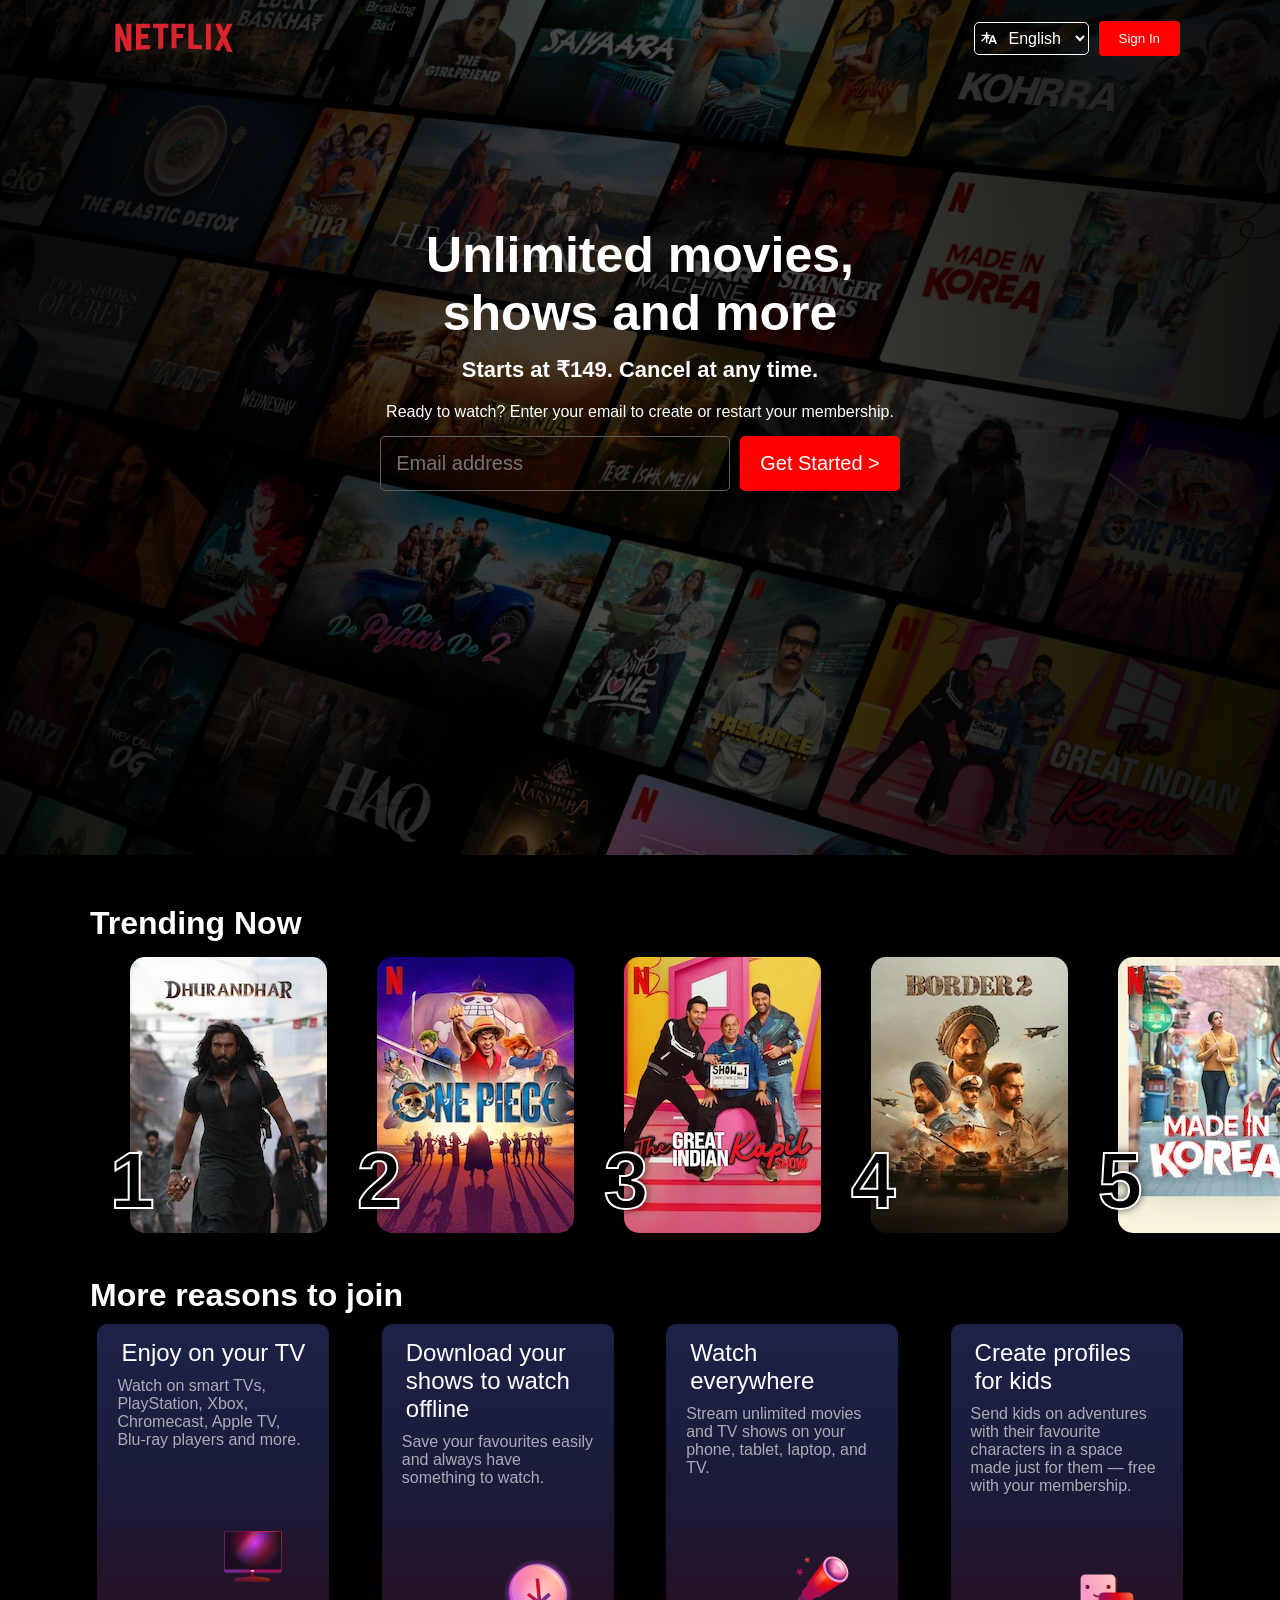
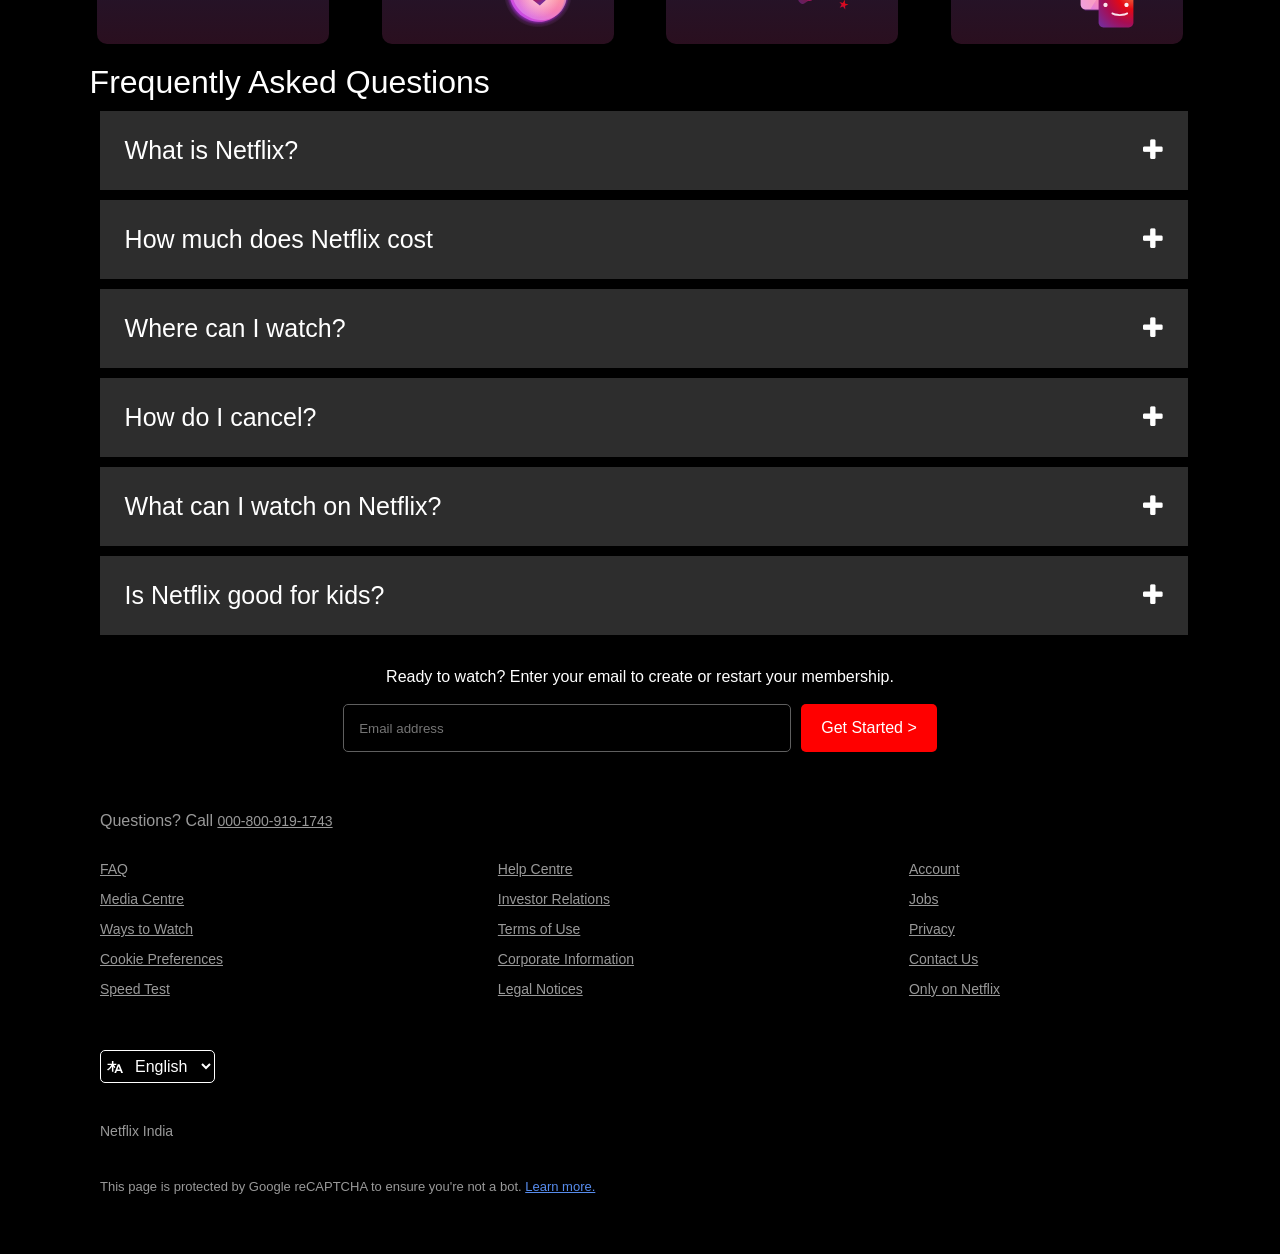
<file: Desktop/Learn/index.html>
<!DOCTYPE html>
<html lang="en">

<head>
    <meta charset="UTF-8">
    <meta name="viewport" content="width=device-width, initial-scale=1.0">
    <link rel="stylesheet" href="https://cdnjs.cloudflare.com/ajax/libs/font-awesome/4.7.0/css/font-awesome.min.css">
    <title>Netflix Clone</title>
    <link rel="icon" type="image/png" href="./Image/netflix.png">

    <style>
        * {
            margin: 0;
            padding: 0;
            box-sizing: border-box;
            font-family: Arial, sans-serif;
        }

        body {
            background: black;
        }

        .main {
            height: 95vh;
            background: url('./Image/bg\ image.jpg') no-repeat center center/cover;
        }

        .container {
            height: 100%;
            background: linear-gradient(90deg,
                    rgba(0, 0, 0, 0.9) 0%,
                    rgba(0, 0, 0, 0.6) 50%,
                    rgba(0, 0, 0, 0.9) 100%);
        }

        .header {
            display: flex;
            justify-content: space-between;
            align-items: center;
            padding: 10px 100px;
        }

        .header img {
            width: 9.25rem;
            height: 3.5rem;
            display: block;
        }

        .heading {
            display: flex;
            align-items: center;
            position: relative;
        }

        svg {
            color: white;
            position: absolute;
            margin-left: 7px;
        }

        .heading select {
            font-size: 1rem;
            padding: 6px 10px 6px 30px;
            margin-right: 10px;
            color: white;
            background: transparent;
            border: 1px solid white;
            outline: none;
            border-radius: 5px;
        }

        .signin {
            background: red;
            color: white;
            border: none;
            padding: 10px 20px;
            border-radius: 4px;
            cursor: pointer;
        }

        .content {
            text-align: center;
            color: white;
            margin-top: 150px;
            padding: 0 20px;
        }

        .content h1 {
            font-size: 50px;
            font-weight: bold;
        }

        .content h3 {
            padding-top: 15px;
            font-size: 22px;
        }

        .content p {
            padding-top: 20px;
        }

        .email-box {
            margin-top: 15px;
            display: flex;
            justify-content: center;
            gap: 10px;
        }

        .email-box input {
            padding: 15px;
            width: 350px;
            border: none;
            outline: none;
            background-color: transparent;
            border: 1px solid rgb(95, 95, 95);
            border-radius: 5px;
            color: white;
            font-size: 20px;
        }

        .email-box button {
            background: red;
            color: white;
            border: none;
            padding: 15px 20px;
            font-size: 20px;
            cursor: pointer;
            border-radius: 5px;
        }

        .trending {
            overflow: hidden;
            background: black;
        }

        .trending h2 {
            font-size: 2rem;
            font-weight: 700;
            color: white;
            padding: 50px 0 5px 90px;
        }

        .images {
            position: relative;
            width: 80%;
        }

        .images img {
            border-radius: 15px;
            scroll-snap-align: start;
        }

        .movie-image {
            display: flex;
            justify-content: space-around;
            align-items: center;
            gap: 50px;
            overflow-x: auto;
            scroll-behavior: smooth;
            padding: 10px 0px 10px 130px;
        }

        .movie-image::-webkit-scrollbar {
            display: none;
        }

        span {
            position: absolute;
            bottom: 10px;
            left: -20px;
            font-size: 80px;
            font-weight: 800;
            -webkit-text-stroke: 2px white;
            text-shadow: 0 0 10px rgba(0, 0, 0, 0.8);
        }

        .reason {
            background: black;
        }

        .reason h2 {
            font-size: 2rem;
            font-weight: 700;
            color: white;
            padding: 30px 0 10px 90px;
        }

        .box {
            display: flex;
            justify-content: space-evenly;
            align-items: center;
            gap: 15px;
            padding: 0px 60px;
        }

        .card {
            background: linear-gradient(180deg, #1E2248 0%, #1A1B3A 50%, #2A0F1F 100%);
            border-radius: 10px;
            width: 20%;
            height: 320px;
            padding: 5px 20px;
        }

        .card h3 {
            display: flex;
            justify-content: center;
            align-items: center;
            color: white;
            font-size: 1.5rem;
            font-weight: 500;
            padding: 10px 4px;
        }

        .card p {
            color: rgb(171, 171, 182);
        }

        .card svg {
            margin: 70px 0px 0px 100px;
        }

        .question {
            background: black;
            padding: 20px;
            padding-left: 7%;
        }

        .question h2 {
            color: white;
            font-size: 2rem;
            font-weight: 70;
        }

        .btn {
            color: white;
            background: rgb(45, 45, 45);
            border: none;
            outline: none;
            display: flex;
            justify-content: space-between;
            align-items: center;
            width: 93%;
            margin: 10px;
            padding: 25px;
            font-size: 25px;
            font-weight: 200;
            cursor: pointer;
        }

        .btn:hover {
            background-color: rgb(65, 65, 65);
        }

        .search {
            background: black;
        }

        .search h3 {
            color: white;
            font-size: 1rem;
            font-weight: 400;
            line-height: 1.5;
            display: flex;
            justify-content: center;
            align-items: center;
        }

        .search-box {
            margin-top: 15px;
            display: flex;
            justify-content: center;
            gap: 10px;
        }

        .search-box input {
            padding: 15px;
            width: 35%;
            border: none;
            outline: none;
            background-color: transparent;
            border: 1px solid rgb(95, 95, 95);
            border-radius: 5px;
        }

        .search-box button {
            background: red;
            color: white;
            border: none;
            padding: 15px 20px;
            font-size: 16px;
            cursor: pointer;
            border-radius: 5px;
        }



        .footer {
            color: #999;
            padding: 60px 100px;
        }

        .footer a {
            color: #999;
            font-size: 14px;
        }


        .contact {
            margin-bottom: 30px;
        }

        .footer-links {
            display: flex;
            justify-content: space-between;
            width: 900px;
            flex-wrap: wrap;
            padding-bottom: 40px;
        }

        .footer-links ul {
            list-style: none;
            padding: 0;
        }

        .footer-links li {
            padding-bottom: 12px;
        }

        .region {
            padding-top: 40px;
            font-size: 14px;
        }

        .last {
            padding-top: 40px;
            font-size: 13px;
        }

        .last label {
            color: rgb(87, 140, 237);
            text-decoration: underline;

        }

        .none {
            display: none;
            font-size: 13px;
            padding-top: 20px;
        }

        #toggle:checked~.none {
            display: block;
        }
    </style>
</head>

<body>

    <div class="main">
        <div class="container">
            <div class="header">
                <img src="./Image/Netflix_Logo_PMS.png" alt="Netflix Logo">

                <div class="heading">
                    <svg viewBox="0 0 16 16" width="16" height="16" data-icon="LanguagesSmall"
                        data-icon-id=":R135daqjalalalb96:" aria-hidden="true" xmlns="http://www.w3.org/2000/svg"
                        fill="none" role="img">
                        <path fill="currentColor" fill-rule="evenodd"
                            d="M10.77 5.33 10.5 6 9.34 8.94l-.57 1.44L7.33 14h1.78l.73-1.97h3.58l.74 1.97H16l-3.43-8.67zm-.15 4.6-.24.63h2.51l-1.26-3.35zm-1.1-5.09.1-.19h-3.2V2h-1.5v2.65H.55V6h3.77A11 11 0 0 1 0 10.43c.33.28.81.8 1.05 1.16 1.5-.91 2.85-2.36 3.88-4.02v5.1h1.49V7.52q.6.95 1.33 1.8l.57-1.43a12 12 0 0 1-1.34-1.9h2.09z"
                            clip-rule="evenodd"></path>
                    </svg>
                    <select>
                        <option>English</option>
                        <option>हिंदी</option>
                    </select>
                    <button class="signin">Sign In</button>
                </div>
            </div>

            <div class="content">
                <h1>Unlimited movies, <br> shows and more</h1>
                <h3>Starts at ₹149. Cancel at any time.</h3>
                <p>Ready to watch? Enter your email to create or restart your membership.</p>

                <div class="email-box">
                    <input type="text" placeholder="Email address">
                    <button>Get Started ></button>
                </div>
            </div>
        </div>
    </div>

    <div class="trending">
        <h2>Trending Now</h2>
        <div class="movie-image">
            <div class="images">
                <img src="./Movie image/1.webp" alt="">
                <span>1</span>
            </div>

            <div class="images">
                <img src="./Movie image/2.webp" alt="">
                <span>2</span>
            </div>

            <div class="images">
                <img src="./Movie image/3.webp" alt="">
                <span>3</span>
            </div>

            <div class="images">
                <img src="./Movie image/4.webp" alt="">
                <span>4</span>
            </div>

            <div class="images">
                <img src="./Movie image/5.webp" alt="">
                <span>5</span>
            </div>

            <div class="images">
                <img src="./Movie image/6.webp" alt="">
                <span>6</span>
            </div>

            <div class="images">
                <img src="./Movie image/7.webp" alt="">
                <span>7</span>
            </div>

            <div class="images">
                <img src="./Movie image/8.webp" alt="">
                <span>8</span>
            </div>

            <div class="images">
                <img src="./Movie image/9.webp" alt="">
                <span>9</span>
            </div>

            <div class="images">
                <img src="./Movie image/10.webp" alt="">
                <span>10</span>
            </div>
        </div>
    </div>

    <div class="reason">
        <h2>More reasons to join</h2>
        <div class="box">
            <div class="card">
                <h3>Enjoy on your TV</h3>
                <p>Watch on smart TVs, PlayStation, Xbox, Chromecast, Apple TV, Blu-ray players and more.</p>
                <svg width="72" height="72" viewBox="0 0 72 72" fill="none">
                    <g id="television-core-small">
                        <path id="Vector" fill-rule="evenodd" clip-rule="evenodd"
                            d="M37.2 53.3992C37.2 52.7365 36.6628 52.1992 36 52.1992H34.8C34.1373 52.1992 33.6 52.7365 33.6 53.3992V56.2636C33.6 56.9129 33.0834 57.4433 32.4347 57.4739C30.3013 57.5744 28.1719 57.7834 26.0546 58.1011L19.444 59.0926C18.2692 59.2688 17.4 60.2782 17.4 61.4662V62.0992C17.4 62.4304 17.6686 62.6992 18 62.6992H52.8C53.1314 62.6992 53.4 62.4304 53.4 62.0992V61.4662C53.4 60.2782 52.5309 59.2688 51.3561 59.0926L44.7454 58.1011C42.6282 57.7834 40.4987 57.5744 38.3653 57.4739C37.7167 57.4433 37.2 56.9129 37.2 56.2636V53.3992Z"
                            fill="url(#paint0_radial_5179_1308)"></path>
                        <path id="Vector_2"
                            d="M18.6 60.7388C18.6 60.2306 18.9587 59.796 19.4602 59.711C22.0196 59.2775 29.7585 58.0508 35.4 58.0508C41.0415 58.0508 48.7804 59.2775 51.3398 59.711C51.8412 59.796 52.2 60.2306 52.2 60.7388C52.2 60.902 52.0575 61.0268 51.8967 61.0004C50.1219 60.707 40.9704 59.2409 35.4 59.2409C29.8295 59.2409 20.678 60.707 18.9033 61.0004C18.7425 61.0268 18.6 60.902 18.6 60.7388Z"
                            fill="url(#paint1_radial_5179_1308)"></path>
                        <path id="Vector_3"
                            d="M63 12H8.99995C8.00584 12 7.19995 12.8059 7.19995 13.8V51.6C7.19995 52.5941 8.00584 53.4 8.99995 53.4H63C63.9941 53.4 64.8 52.5941 64.8 51.6V13.8C64.8 12.8059 63.9941 12 63 12Z"
                            fill="url(#paint2_linear_5179_1308)"></path>
                        <path id="Vector_4"
                            d="M63 12H8.99995C8.00584 12 7.19995 12.8059 7.19995 13.8V51.6C7.19995 52.5941 8.00584 53.4 8.99995 53.4H63C63.9941 53.4 64.8 52.5941 64.8 51.6V13.8C64.8 12.8059 63.9941 12 63 12Z"
                            fill="url(#paint3_radial_5179_1308)"></path>
                        <path id="Vector_5" fill-rule="evenodd" clip-rule="evenodd"
                            d="M8.99995 12.6H63C63.663 12.6 64.2 13.1372 64.2 13.8V50.4H7.79995V13.8C7.79995 13.1372 8.33719 12.6 8.99995 12.6ZM7.19995 50.4V13.8C7.19995 12.8059 8.00581 12 8.99995 12H63C63.9942 12 64.8 12.8059 64.8 13.8V50.4V51.6C64.8 52.5941 63.9942 53.4 63 53.4H8.99995C8.00581 53.4 7.19995 52.5941 7.19995 51.6V50.4Z"
                            fill="url(#paint4_radial_5179_1308)"></path>
                        <path id="Vector_6"
                            d="M35.4 52.8C36.3941 52.8 37.2 52.3971 37.2 51.9C37.2 51.4029 36.3941 51 35.4 51C34.4059 51 33.6 51.4029 33.6 51.9C33.6 52.3971 34.4059 52.8 35.4 52.8Z"
                            fill="url(#paint5_radial_5179_1308)"></path>
                    </g>
                    <defs>
                        <radialGradient id="paint0_radial_5179_1308" cx="0" cy="0" r="1" gradientUnits="userSpaceOnUse"
                            gradientTransform="translate(50.3269 49.3723) rotate(118.526) scale(55.1579 46.2871)">
                            <stop stop-color="#802600"></stop>
                            <stop offset="0.333333" stop-color="#6F181D"></stop>
                            <stop offset="0.666667" stop-color="#5B1333"></stop>
                            <stop offset="1" stop-color="#391945"></stop>
                        </radialGradient>
                        <radialGradient id="paint1_radial_5179_1308" cx="0" cy="0" r="1" gradientUnits="userSpaceOnUse"
                            gradientTransform="translate(48.1077 53.6128) rotate(158.116) scale(32.7275 42.219)">
                            <stop stop-color="#99421D"></stop>
                            <stop offset="0.333333" stop-color="#99161D"></stop>
                            <stop offset="0.666667" stop-color="#7D1845"></stop>
                            <stop offset="1" stop-color="#59216E"></stop>
                        </radialGradient>
                        <linearGradient id="paint2_linear_5179_1308" x1="10.4727" y1="14.9572" x2="56.1755" y2="51.4814"
                            gradientUnits="userSpaceOnUse">
                            <stop stop-color="#99161D"></stop>
                            <stop offset="0.245283" stop-color="#CA005B"></stop>
                            <stop offset="0.346698" stop-color="#FF479A"></stop>
                            <stop offset="0.46934" stop-color="#CC3CFF"></stop>
                            <stop offset="0.735849" stop-color="#BC1A22"></stop>
                            <stop offset="1" stop-color="#C94FF5"></stop>
                        </linearGradient>
                        <radialGradient id="paint3_radial_5179_1308" cx="0" cy="0" r="1" gradientUnits="userSpaceOnUse"
                            gradientTransform="translate(38.6181 23.8286) rotate(90) scale(25.9571 25.8545)">
                            <stop stop-color="#1C0E20" stop-opacity="0"></stop>
                            <stop offset="1" stop-color="#1C0E20"></stop>
                        </radialGradient>
                        <radialGradient id="paint4_radial_5179_1308" cx="0" cy="0" r="1" gradientUnits="userSpaceOnUse"
                            gradientTransform="translate(54 20.1938) rotate(144.293) scale(47.2897 44.8232)">
                            <stop stop-color="#EF7744"></stop>
                            <stop offset="0.333333" stop-color="#E50914"></stop>
                            <stop offset="0.666667" stop-color="#A70D53"></stop>
                            <stop offset="1" stop-color="#792A95"></stop>
                        </radialGradient>
                        <radialGradient id="paint5_radial_5179_1308" cx="0" cy="0" r="1" gradientUnits="userSpaceOnUse"
                            gradientTransform="translate(36.525 51.3562) rotate(135) scale(4.58735)">
                            <stop stop-color="#FFDCCC"></stop>
                            <stop offset="0.333333" stop-color="#FFBDC0"></stop>
                            <stop offset="0.666667" stop-color="#F89DC6"></stop>
                            <stop offset="1" stop-color="#E4A1FA"></stop>
                        </radialGradient>
                    </defs>
                </svg>
            </div>

            <div class="card">
                <h3>Download your shows to watch offline</h3>
                <p>Save your favourites easily and always have something to watch.</p>
                <svg width="72" height="72" viewBox="0 0 72 72" fill="none">
                    <g id="download-core-small">
                        <path id="Vector"
                            d="M36 70.2008C54.8882 70.2008 70.2001 54.8889 70.2001 36.0008C70.2001 17.1126 54.8882 1.80078 36 1.80078C17.1119 1.80078 1.80005 17.1126 1.80005 36.0008C1.80005 54.8889 17.1119 70.2008 36 70.2008Z"
                            fill="url(#paint0_radial_5179_7940)"></path>
                        <path id="Vector_2" opacity="0.4"
                            d="M64.7658 36.195C65.5206 51.5916 53.7908 63.5824 38.5668 62.977C23.3428 62.3722 10.3893 49.4 9.63446 34.0034C8.87954 18.6068 20.6091 6.61594 35.8331 7.22116C51.0571 7.82638 64.0104 20.7984 64.7658 36.195Z"
                            fill="url(#paint1_radial_5179_7940)"></path>
                        <path id="Vector_3"
                            d="M62.3657 37.9958C63.1205 53.3924 51.3908 65.3832 36.1668 64.7778C20.9428 64.173 7.9893 51.2008 7.23444 35.8041C6.47952 20.4075 18.2091 8.41672 33.4331 9.02194C48.6571 9.62716 61.6103 22.5992 62.3657 37.9958Z"
                            fill="url(#paint2_radial_5179_7940)"></path>
                        <path id="Vector_4" opacity="0.5"
                            d="M64.7658 36.195C65.5206 51.5916 53.7908 63.5824 38.5668 62.977C23.3428 62.3722 10.3893 49.4 9.63446 34.0034C8.87954 18.6068 20.6091 6.61594 35.8331 7.22116C51.0571 7.82638 64.0104 20.7984 64.7658 36.195Z"
                            fill="url(#paint3_radial_5179_7940)"></path>
                        <path id="Vector_5" opacity="0.6"
                            d="M36.9 60.6C48.6636 60.6 58.2 51.0637 58.2 39.3C58.2 27.5363 48.6636 18 36.9 18C25.1363 18 15.6 27.5363 15.6 39.3C15.6 51.0637 25.1363 60.6 36.9 60.6Z"
                            fill="url(#paint4_radial_5179_7940)"></path>
                        <path id="Vector_6" fill-rule="evenodd" clip-rule="evenodd"
                            d="M39.0849 42.2727L46.3387 35.76L48.8945 38.5142L38.9118 47.477L37.8466 48.4333L36.6071 47.477L24.9899 38.5142L27.0434 35.76L35.4849 42.2727L33.6 21.6016H37.2L39.0849 42.2727Z"
                            fill="url(#paint5_radial_5179_7940)"></path>
                        <path id="Vector_7" opacity="0.4" fill-rule="evenodd" clip-rule="evenodd"
                            d="M61.6566 34.9618C61.7832 35.3893 62.391 35.3233 62.3694 34.878C61.6962 21.1369 50.1509 9.55975 36.5817 9.01957C34.4606 8.93515 32.4155 9.12541 30.4772 9.55909C30.0745 9.64915 30.1575 10.2082 30.5697 10.2246C45.0094 10.7979 57.6246 21.2971 61.6566 34.9618Z"
                            fill="url(#paint6_radial_5179_7940)"></path>
                    </g>
                    <defs>
                        <radialGradient id="paint0_radial_5179_7940" cx="0" cy="0" r="1" gradientUnits="userSpaceOnUse"
                            gradientTransform="translate(36.0001 36.1837) rotate(-90) scale(34.3829)">
                            <stop offset="0.782019" stop-color="#982DBE"></stop>
                            <stop offset="0.906819" stop-color="#B038DC" stop-opacity="0.2"></stop>
                            <stop offset="1" stop-color="#E4A1FA" stop-opacity="0"></stop>
                        </radialGradient>
                        <radialGradient id="paint1_radial_5179_7940" cx="0" cy="0" r="1" gradientUnits="userSpaceOnUse"
                            gradientTransform="translate(52.9937 20.0992) rotate(135) scale(49.9836)">
                            <stop stop-color="#FFDCCC"></stop>
                            <stop offset="0.333333" stop-color="#FFBDC0"></stop>
                            <stop offset="0.666667" stop-color="#F89DC6"></stop>
                            <stop offset="1" stop-color="#E4A1FA"></stop>
                        </radialGradient>
                        <radialGradient id="paint2_radial_5179_7940" cx="0" cy="0" r="1" gradientUnits="userSpaceOnUse"
                            gradientTransform="translate(52.7999 19.6937) rotate(135) scale(53.1037)">
                            <stop stop-color="#FFA984"></stop>
                            <stop offset="0.333333" stop-color="#FF787F"></stop>
                            <stop offset="0.666667" stop-color="#F45FA2"></stop>
                            <stop offset="1" stop-color="#C44AF1"></stop>
                        </radialGradient>
                        <radialGradient id="paint3_radial_5179_7940" cx="0" cy="0" r="1" gradientUnits="userSpaceOnUse"
                            gradientTransform="translate(52.9937 20.0992) rotate(135) scale(49.9836)">
                            <stop stop-color="#FFDCCC"></stop>
                            <stop offset="0.333333" stop-color="#FFBDC0"></stop>
                            <stop offset="0.666667" stop-color="#F89DC6"></stop>
                            <stop offset="1" stop-color="#E4A1FA"></stop>
                        </radialGradient>
                        <radialGradient id="paint4_radial_5179_7940" cx="0" cy="0" r="1" gradientUnits="userSpaceOnUse"
                            gradientTransform="translate(36.9 39.3) scale(21.3)">
                            <stop stop-color="white"></stop>
                            <stop offset="1" stop-color="white" stop-opacity="0"></stop>
                        </radialGradient>
                        <radialGradient id="paint5_radial_5179_7940" cx="0" cy="0" r="1" gradientUnits="userSpaceOnUse"
                            gradientTransform="translate(31.2 32.1016) rotate(39.5226) scale(15.5567)">
                            <stop stop-color="#EF7744"></stop>
                            <stop offset="0.2406" stop-color="#E50914"></stop>
                            <stop offset="1" stop-color="#792A95"></stop>
                        </radialGradient>
                        <radialGradient id="paint6_radial_5179_7940" cx="0" cy="0" r="1" gradientUnits="userSpaceOnUse"
                            gradientTransform="translate(50.7 21.3) rotate(-180) scale(30)">
                            <stop stop-color="white"></stop>
                            <stop offset="1" stop-color="white" stop-opacity="0"></stop>
                        </radialGradient>
                    </defs>
                </svg>
            </div>

            <div class="card">
                <h3>Watch everywhere</h3>
                <p>Stream unlimited movies and TV shows on your phone, tablet, laptop, and TV.</p>
                <svg width="72" height="72" viewBox="0 0 72 72" fill="none">
                    <g id="telescope-core-small">
                        <path id="Vector"
                            d="M24.0492 36.6016L33.6 46.3898L17.8029 56.8633C17.8029 56.8633 15.8891 57.6983 13.625 55.2638C11.361 52.8293 12.1235 51.238 12.1235 51.238L24.0492 36.6016Z"
                            fill="url(#paint0_radial_5179_1664)"></path>
                        <path id="Vector_2"
                            d="M25.0344 34.1992L36 46.151L25.0616 53.8043C25.0616 53.8043 21.8289 55.0984 18.0987 51.0172C14.3686 46.9358 15.9198 44.5105 15.9198 44.5105L25.0344 34.1992Z"
                            fill="url(#paint1_radial_5179_1664)"></path>
                        <path id="Vector_3"
                            d="M39 13.0195L59.1 33.6788L32.5325 50.4142C32.5325 50.4142 28.7459 50.2552 24.3978 45.4897C20.0498 40.7243 21.4096 35.8101 21.4096 35.8101L39 13.0195Z"
                            fill="url(#paint2_radial_5179_1664)"></path>
                        <path id="Vector_4"
                            d="M57.6709 15.3516C63.1044 21.2807 63.9858 29.2883 59.6386 33.2371C55.2916 37.186 47.3628 35.5806 41.9292 29.6515C36.4954 23.7224 35.6145 15.7148 39.9615 11.766C44.3084 7.81716 52.2372 9.42252 57.6709 15.3516Z"
                            fill="url(#paint3_radial_5179_1664)"></path>
                        <path id="Vector_5"
                            d="M58.3787 31.255C54.8121 34.5032 48.2143 33.0817 43.6421 28.0798C39.07 23.078 38.2547 16.39 41.8213 13.1419C45.3879 9.89364 51.9857 11.3152 56.5579 16.3171C61.1298 21.3189 61.9452 28.0069 58.3787 31.255Z"
                            fill="url(#paint4_radial_5179_1664)"></path>
                        <path id="Vector_6" opacity="0.85"
                            d="M59.6783 28.823C60.576 24.1785 59.6544 20.5934 56.1603 16.6199C52.6662 12.6464 47.3508 10.8657 43.7796 12.7598C39.371 15.098 48.3734 13.5961 53.4577 19.5815C57.8259 24.724 58.8516 33.1009 59.6783 28.823Z"
                            fill="url(#paint5_radial_5179_1664)"></path>
                        <path id="Vector_7" opacity="0.4"
                            d="M50.3979 25.2452C50.4549 26.7239 49.2932 27.7677 47.8032 27.5766C46.3131 27.3856 45.059 26.032 45.002 24.5532C44.945 23.0745 46.1067 22.0307 47.5968 22.2218C49.0868 22.4128 50.341 23.7664 50.3979 25.2452Z"
                            fill="url(#paint6_radial_5179_1664)"></path>
                        <path id="Vector_8" opacity="0.6"
                            d="M36.9217 21.0039L26.4258 34.3627C26.3297 36.4604 28.2903 39.5534 30.0334 40.8344L41.2345 29.9105C39.6 28.2005 36.9591 24.1025 36.9217 21.0039Z"
                            fill="url(#paint7_radial_5179_1664)"></path>
                        <path id="Vector_9" fill-rule="evenodd" clip-rule="evenodd"
                            d="M20.0576 9.60156L21.479 11.7187L24 11.0654L22.3575 13.0272L23.7789 15.1444L21.3424 14.2397L19.7 16.2016L19.8365 13.6806L17.4 12.7759L19.9209 12.1225L20.0576 9.60156ZM58.776 52.8016L58.9623 56.4685L62.4 57.4188L59.0774 58.7347L59.2637 62.4016L57.0239 59.548L53.7014 60.8638L55.6397 57.7843L53.4 54.9307L56.8377 55.8811L58.776 52.8016ZM15.206 24.2101L15.8768 21.0016L13.4793 23.1964L10.6853 21.5563L11.9975 24.553L9.59998 26.7478L12.8085 26.405L14.1207 29.4016L14.7915 26.1931L18 25.8502L15.206 24.2101Z"
                            fill="url(#paint8_linear_5179_1664)"></path>
                    </g>
                    <defs>
                        <radialGradient id="paint0_radial_5179_1664" cx="0" cy="0" r="1" gradientUnits="userSpaceOnUse"
                            gradientTransform="translate(36.6875 32.7016) rotate(135) scale(34.9134)">
                            <stop stop-color="#99421D"></stop>
                            <stop offset="0.333333" stop-color="#99161D"></stop>
                            <stop offset="0.666667" stop-color="#7D1845"></stop>
                            <stop offset="1" stop-color="#59216E"></stop>
                        </radialGradient>
                        <radialGradient id="paint1_radial_5179_1664" cx="0" cy="0" r="1" gradientUnits="userSpaceOnUse"
                            gradientTransform="translate(42.5937 27.2992) rotate(135) scale(44.5477 44.5279)">
                            <stop stop-color="#EF7744"></stop>
                            <stop offset="0.333333" stop-color="#E50914"></stop>
                            <stop offset="0.666667" stop-color="#A70D53"></stop>
                            <stop offset="1" stop-color="#792A95"></stop>
                        </radialGradient>
                        <radialGradient id="paint2_radial_5179_1664" cx="0" cy="0" r="1" gradientUnits="userSpaceOnUse"
                            gradientTransform="translate(42.3 29.106) rotate(135) scale(31.8127)">
                            <stop stop-color="#FB540D"></stop>
                            <stop offset="0.333333" stop-color="#E50914"></stop>
                            <stop offset="0.666667" stop-color="#A70D53"></stop>
                            <stop offset="1" stop-color="#792A95"></stop>
                        </radialGradient>
                        <radialGradient id="paint3_radial_5179_1664" cx="0" cy="0" r="1" gradientUnits="userSpaceOnUse"
                            gradientTransform="translate(57.675 14.7078) rotate(134.326) scale(24.0433 24.0367)">
                            <stop stop-color="#FFDCCC"></stop>
                            <stop offset="0.333333" stop-color="#FFBDC0"></stop>
                            <stop offset="0.666667" stop-color="#F89DC6"></stop>
                            <stop offset="1" stop-color="#E4A1FA"></stop>
                        </radialGradient>
                        <radialGradient id="paint4_radial_5179_1664" cx="0" cy="0" r="1" gradientUnits="userSpaceOnUse"
                            gradientTransform="translate(52.1305 21.273) rotate(141.875) scale(9.87138 12.8159)">
                            <stop offset="0.307292" stop-color="#F89DC6"></stop>
                            <stop offset="0.645392" stop-color="#E75094"></stop>
                            <stop offset="1" stop-color="#59216E"></stop>
                        </radialGradient>
                        <radialGradient id="paint5_radial_5179_1664" cx="0" cy="0" r="1" gradientUnits="userSpaceOnUse"
                            gradientTransform="translate(55.8 15.6) rotate(135) scale(13.1522)">
                            <stop stop-color="white"></stop>
                            <stop offset="1" stop-color="white" stop-opacity="0"></stop>
                        </radialGradient>
                        <radialGradient id="paint6_radial_5179_1664" cx="0" cy="0" r="1" gradientUnits="userSpaceOnUse"
                            gradientTransform="translate(49.2362 22.9648) rotate(131.079) scale(5.08644 6.006)">
                            <stop stop-color="white"></stop>
                            <stop offset="1" stop-color="white" stop-opacity="0"></stop>
                        </radialGradient>
                        <radialGradient id="paint7_radial_5179_1664" cx="0" cy="0" r="1" gradientUnits="userSpaceOnUse"
                            gradientTransform="translate(36.8758 29.1353) rotate(137.622) scale(13.5764)">
                            <stop stop-color="#FFA984"></stop>
                            <stop offset="1" stop-color="#F7636B" stop-opacity="0"></stop>
                        </radialGradient>
                        <linearGradient id="paint8_linear_5179_1664" x1="44.65" y1="27.9016" x2="24.25" y2="48.3016"
                            gradientUnits="userSpaceOnUse">
                            <stop stop-color="#EF7744"></stop>
                            <stop offset="0.333333" stop-color="#E50914"></stop>
                            <stop offset="0.666667" stop-color="#A70D53"></stop>
                            <stop offset="1" stop-color="#792A95"></stop>
                        </linearGradient>
                    </defs>
                </svg>
            </div>

            <div class="card">
                <h3>Create profiles for kids</h3>
                <p>Send kids on adventures with their favourite characters in a space made just for them — free with
                    your membership.</p>
                <svg width="72" height="72" viewBox="0 0 72 72" fill="none">
                    <g id="profiles-core-small">
                        <path id="Vector"
                            d="M10.8 15.6008C10.8 12.9499 12.949 10.8008 15.5999 10.8008H40.8C43.4509 10.8008 45.6 12.9498 45.6 15.6008V40.8007C45.6 43.4516 43.4509 45.6007 40.8 45.6007H15.6C12.949 45.6007 10.8 43.4517 10.8 40.8007V15.6008Z"
                            fill="url(#paint0_radial_5179_7919)"></path>
                        <path id="Vector_2"
                            d="M9.59998 14.4016C9.59998 11.7506 11.749 9.60162 14.4 9.60156H39.6C42.251 9.60156 44.4 11.7506 44.4 14.4016V39.6015C44.4 42.2525 42.251 44.4015 39.6 44.4015H14.4C11.749 44.4016 9.59998 42.2525 9.59998 39.6015V14.4016Z"
                            fill="url(#paint1_radial_5179_7919)"></path>
                        <path id="Vector_3"
                            d="M18.6 21.9008C18.6 23.0606 17.6598 24.0008 16.5 24.0008C15.3402 24.0008 14.4 23.0606 14.4 21.9008C14.4 20.741 15.3402 19.8008 16.5 19.8008C17.6598 19.8008 18.6 20.741 18.6 21.9008Z"
                            fill="url(#paint2_radial_5179_7919)"></path>
                        <path id="Vector_4"
                            d="M39.6 21.9008C39.6 23.0606 38.6598 24.0008 37.5 24.0008C36.3402 24.0008 35.4 23.0606 35.4 21.9008C35.4 20.741 36.3402 19.8008 37.5 19.8008C38.6598 19.8008 39.6 20.741 39.6 21.9008Z"
                            fill="url(#paint3_radial_5179_7919)"></path>
                        <path id="Vector_5"
                            d="M23.6713 29.4501C23.2437 29.1967 22.6917 29.3379 22.4383 29.7655C22.1848 30.1932 22.3261 30.7452 22.7537 30.9986C23.8254 31.6337 26.769 32.7744 30.6375 32.7744C34.506 32.7744 37.4497 31.6337 38.5213 30.9986C38.949 30.7452 39.0902 30.1932 38.8368 29.7655C38.5834 29.3379 38.0313 29.1967 37.6037 29.4501C36.8191 29.9151 34.194 30.9744 30.6375 30.9744C27.081 30.9744 24.456 29.9151 23.6713 29.4501Z"
                            fill="url(#paint4_radial_5179_7919)"></path>
                        <path id="Vector_6" opacity="0.35"
                            d="M19.2 44.4016H28.2L32.4 27.6016C30.2787 28.1801 28.4542 29.5387 27.2921 31.4053L19.2 44.4016Z"
                            fill="url(#paint5_radial_5179_7919)"></path>
                        <path id="Vector_7"
                            d="M27.6 32.4016C27.6 29.7506 29.749 27.6016 32.4 27.6016L57.6 27.6016C60.2508 27.6016 62.4 29.7506 62.4 32.4016V57.6015C62.4 60.2524 60.2508 62.4016 57.6 62.4016H32.4C29.749 62.4016 27.6 60.2524 27.6 57.6016V32.4016Z"
                            fill="url(#paint6_radial_5179_7919)"></path>
                        <path id="Vector_8"
                            d="M36.6 39.9008C36.6 41.0606 35.6598 42.0008 34.5 42.0008C33.3402 42.0008 32.4 41.0606 32.4 39.9008C32.4 38.741 33.3402 37.8008 34.5 37.8008C35.6598 37.8008 36.6 38.741 36.6 39.9008Z"
                            fill="url(#paint7_radial_5179_7919)"></path>
                        <path id="Vector_9"
                            d="M57.6 39.9008C57.6 41.0606 56.6598 42.0008 55.5 42.0008C54.3402 42.0008 53.4 41.0606 53.4 39.9008C53.4 38.741 54.3402 37.8008 55.5 37.8008C56.6598 37.8008 57.6 38.741 57.6 39.9008Z"
                            fill="url(#paint8_radial_5179_7919)"></path>
                        <path id="Vector_10"
                            d="M41.8213 47.6025C41.3937 47.349 40.8416 47.4903 40.5882 47.9179C40.3348 48.3455 40.476 48.8976 40.9037 49.1509C41.9753 49.786 44.919 50.9267 48.7875 50.9267C52.656 50.9267 55.5996 49.786 56.6713 49.1509C57.0989 48.8976 57.2402 48.3455 56.9867 47.9179C56.7333 47.4903 56.1813 47.349 55.7537 47.6025C54.969 48.0674 52.344 49.1267 48.7875 49.1267C45.231 49.1267 42.6059 48.0674 41.8213 47.6025Z"
                            fill="url(#paint9_radial_5179_7919)"></path>
                    </g>
                    <defs>
                        <radialGradient id="paint0_radial_5179_7919" cx="0" cy="0" r="1" gradientUnits="userSpaceOnUse"
                            gradientTransform="translate(39.075 17.6882) rotate(135) scale(32.8097)">
                            <stop stop-color="#99421D"></stop>
                            <stop offset="0.333333" stop-color="#99161D"></stop>
                            <stop offset="0.666667" stop-color="#7D1845"></stop>
                            <stop offset="1" stop-color="#59216E"></stop>
                        </radialGradient>
                        <radialGradient id="paint1_radial_5179_7919" cx="0" cy="0" r="1" gradientUnits="userSpaceOnUse"
                            gradientTransform="translate(62.4 8.70157) rotate(133.87) scale(75.3216)">
                            <stop stop-color="#FFDCCC"></stop>
                            <stop offset="0.333333" stop-color="#FFBDC0"></stop>
                            <stop offset="0.666667" stop-color="#F89DC6"></stop>
                            <stop offset="1" stop-color="#E4A1FA"></stop>
                        </radialGradient>
                        <radialGradient id="paint2_radial_5179_7919" cx="0" cy="0" r="1" gradientUnits="userSpaceOnUse"
                            gradientTransform="translate(60.3 11.1008) rotate(133.939) scale(68.7426 55.9547)">
                            <stop stop-color="#99421D"></stop>
                            <stop offset="0.333333" stop-color="#99161D"></stop>
                            <stop offset="0.666667" stop-color="#7D1845"></stop>
                            <stop offset="1" stop-color="#59216E"></stop>
                        </radialGradient>
                        <radialGradient id="paint3_radial_5179_7919" cx="0" cy="0" r="1" gradientUnits="userSpaceOnUse"
                            gradientTransform="translate(60.3 11.1008) rotate(133.939) scale(68.7426 55.9547)">
                            <stop stop-color="#99421D"></stop>
                            <stop offset="0.333333" stop-color="#99161D"></stop>
                            <stop offset="0.666667" stop-color="#7D1845"></stop>
                            <stop offset="1" stop-color="#59216E"></stop>
                        </radialGradient>
                        <radialGradient id="paint4_radial_5179_7919" cx="0" cy="0" r="1" gradientUnits="userSpaceOnUse"
                            gradientTransform="translate(60.3 11.0994) rotate(133.939) scale(68.7426 55.9548)">
                            <stop stop-color="#99421D"></stop>
                            <stop offset="0.333333" stop-color="#99161D"></stop>
                            <stop offset="0.666667" stop-color="#7D1845"></stop>
                            <stop offset="1" stop-color="#59216E"></stop>
                        </radialGradient>
                        <radialGradient id="paint5_radial_5179_7919" cx="0" cy="0" r="1" gradientUnits="userSpaceOnUse"
                            gradientTransform="translate(39.6 27.9016) rotate(135) scale(23.3345)">
                            <stop stop-color="#FFA984"></stop>
                            <stop offset="0.333333" stop-color="#FF787F"></stop>
                            <stop offset="0.666667" stop-color="#F45FA2"></stop>
                            <stop offset="1" stop-color="#C44AF1"></stop>
                        </radialGradient>
                        <radialGradient id="paint6_radial_5179_7919" cx="0" cy="0" r="1" gradientUnits="userSpaceOnUse"
                            gradientTransform="translate(61.8 29.7016) rotate(135) scale(43.2749)">
                            <stop stop-color="#EF7744"></stop>
                            <stop offset="0.333333" stop-color="#E50914"></stop>
                            <stop offset="0.666667" stop-color="#A70D53"></stop>
                            <stop offset="1" stop-color="#792A95"></stop>
                        </radialGradient>
                        <radialGradient id="paint7_radial_5179_7919" cx="0" cy="0" r="1" gradientUnits="userSpaceOnUse"
                            gradientTransform="translate(62.1 11.1008) rotate(137.146) scale(73.6614 60.3576)">
                            <stop stop-color="#FFDCCC"></stop>
                            <stop offset="0.333333" stop-color="#FDF6F6"></stop>
                            <stop offset="0.666667" stop-color="#FADCE9"></stop>
                            <stop offset="1" stop-color="#E4A1FA"></stop>
                        </radialGradient>
                        <radialGradient id="paint8_radial_5179_7919" cx="0" cy="0" r="1" gradientUnits="userSpaceOnUse"
                            gradientTransform="translate(62.1 11.1008) rotate(137.146) scale(73.6614 60.3576)">
                            <stop stop-color="#FFDCCC"></stop>
                            <stop offset="0.333333" stop-color="#FDF6F6"></stop>
                            <stop offset="0.666667" stop-color="#FADCE9"></stop>
                            <stop offset="1" stop-color="#E4A1FA"></stop>
                        </radialGradient>
                        <radialGradient id="paint9_radial_5179_7919" cx="0" cy="0" r="1" gradientUnits="userSpaceOnUse"
                            gradientTransform="translate(62.1 11.1017) rotate(137.146) scale(73.6614 60.3576)">
                            <stop stop-color="#FFDCCC"></stop>
                            <stop offset="0.333333" stop-color="#FDF6F6"></stop>
                            <stop offset="0.666667" stop-color="#FADCE9"></stop>
                            <stop offset="1" stop-color="#E4A1FA"></stop>
                        </radialGradient>
                    </defs>
                </svg>
            </div>
        </div>
    </div>

    <div class="question">
        <h2>Frequently Asked Questions</h2>

        <button class="btn">What is Netflix? <i class="fa fa-plus" style="color: white;"></i></button>

        <button class="btn">How much does Netflix cost <i class="fa fa-plus" style="color: white;"></i></button>

        <button class="btn">Where can I watch? <i class="fa fa-plus" style="color: white;"></i></button>

        <button class="btn">How do I cancel? <i class="fa fa-plus" style="color: white;"></i></button>

        <button class="btn">What can I watch on Netflix? <i class="fa fa-plus" style="color: white;"></i></button>

        <button class="btn">Is Netflix good for kids? <i class="fa fa-plus" style="color: white;"></i></button>
    </div>

    <div class="search">
        <h3>Ready to watch? Enter your email to create or restart your membership.</h3>

        <div class="search-box">
            <input type="text" placeholder="Email address">
            <button>Get Started ></button>
        </div>
    </div>

    <footer class="footer">
        <p class="contact">Questions? Call <a href="#">000-800-919-1743</a></p>

        <div class="footer-links">
            <ul>
                <li><a href="#">FAQ</a></li>
                <li><a href="#">Media Centre</a></li>
                <li><a href="#">Ways to Watch</a></li>
                <li><a href="#">Cookie Preferences</a></li>
                <li><a href="#">Speed Test</a></li>
            </ul>

            <ul>
                <li><a href="#">Help Centre</a></li>
                <li><a href="#">Investor Relations</a></li>
                <li><a href="#">Terms of Use</a></li>
                <li><a href="#">Corporate Information</a></li>
                <li><a href="#">Legal Notices</a></li>
            </ul>

            <ul>
                <li><a href="#">Account</a></li>
                <li><a href="#">Jobs</a></li>
                <li><a href="#">Privacy</a></li>
                <li><a href="#">Contact Us</a></li>
                <li><a href="#">Only on Netflix</a></li>
            </ul>
        </div>

        <div class="heading">
            <svg viewBox="0 0 16 16" width="16" height="16" data-icon="LanguagesSmall"
                data-icon-id=":R135daqjalalalb96:" aria-hidden="true" xmlns="http://www.w3.org/2000/svg" fill="none"
                role="img">
                <path fill="currentColor" fill-rule="evenodd"
                    d="M10.77 5.33 10.5 6 9.34 8.94l-.57 1.44L7.33 14h1.78l.73-1.97h3.58l.74 1.97H16l-3.43-8.67zm-.15 4.6-.24.63h2.51l-1.26-3.35zm-1.1-5.09.1-.19h-3.2V2h-1.5v2.65H.55V6h3.77A11 11 0 0 1 0 10.43c.33.28.81.8 1.05 1.16 1.5-.91 2.85-2.36 3.88-4.02v5.1h1.49V7.52q.6.95 1.33 1.8l.57-1.43a12 12 0 0 1-1.34-1.9h2.09z"
                    clip-rule="evenodd"></path>
            </svg>
            <select>
                <option>English</option>
                <option>हिंदी</option>
            </select>
        </div>

        <p class="region">Netflix India</p>

        <input type="checkbox" id="toggle" hidden>

        <p class="last">
            This page is protected by Google reCAPTCHA to ensure you're not a bot.
            <label for="toggle">Learn more.</label>
        </p>

        <p class="none">
            The information collected by Google reCAPTCHA is subject to the Google Privacy Policy and Terms of Service,
            and is used
            for providing, maintaining, and improving the reCAPTCHA service and for general security purposes (it is not
            used for
            personalised advertising by Google).
        </p>
    </footer>
</body>

</html>
</file>
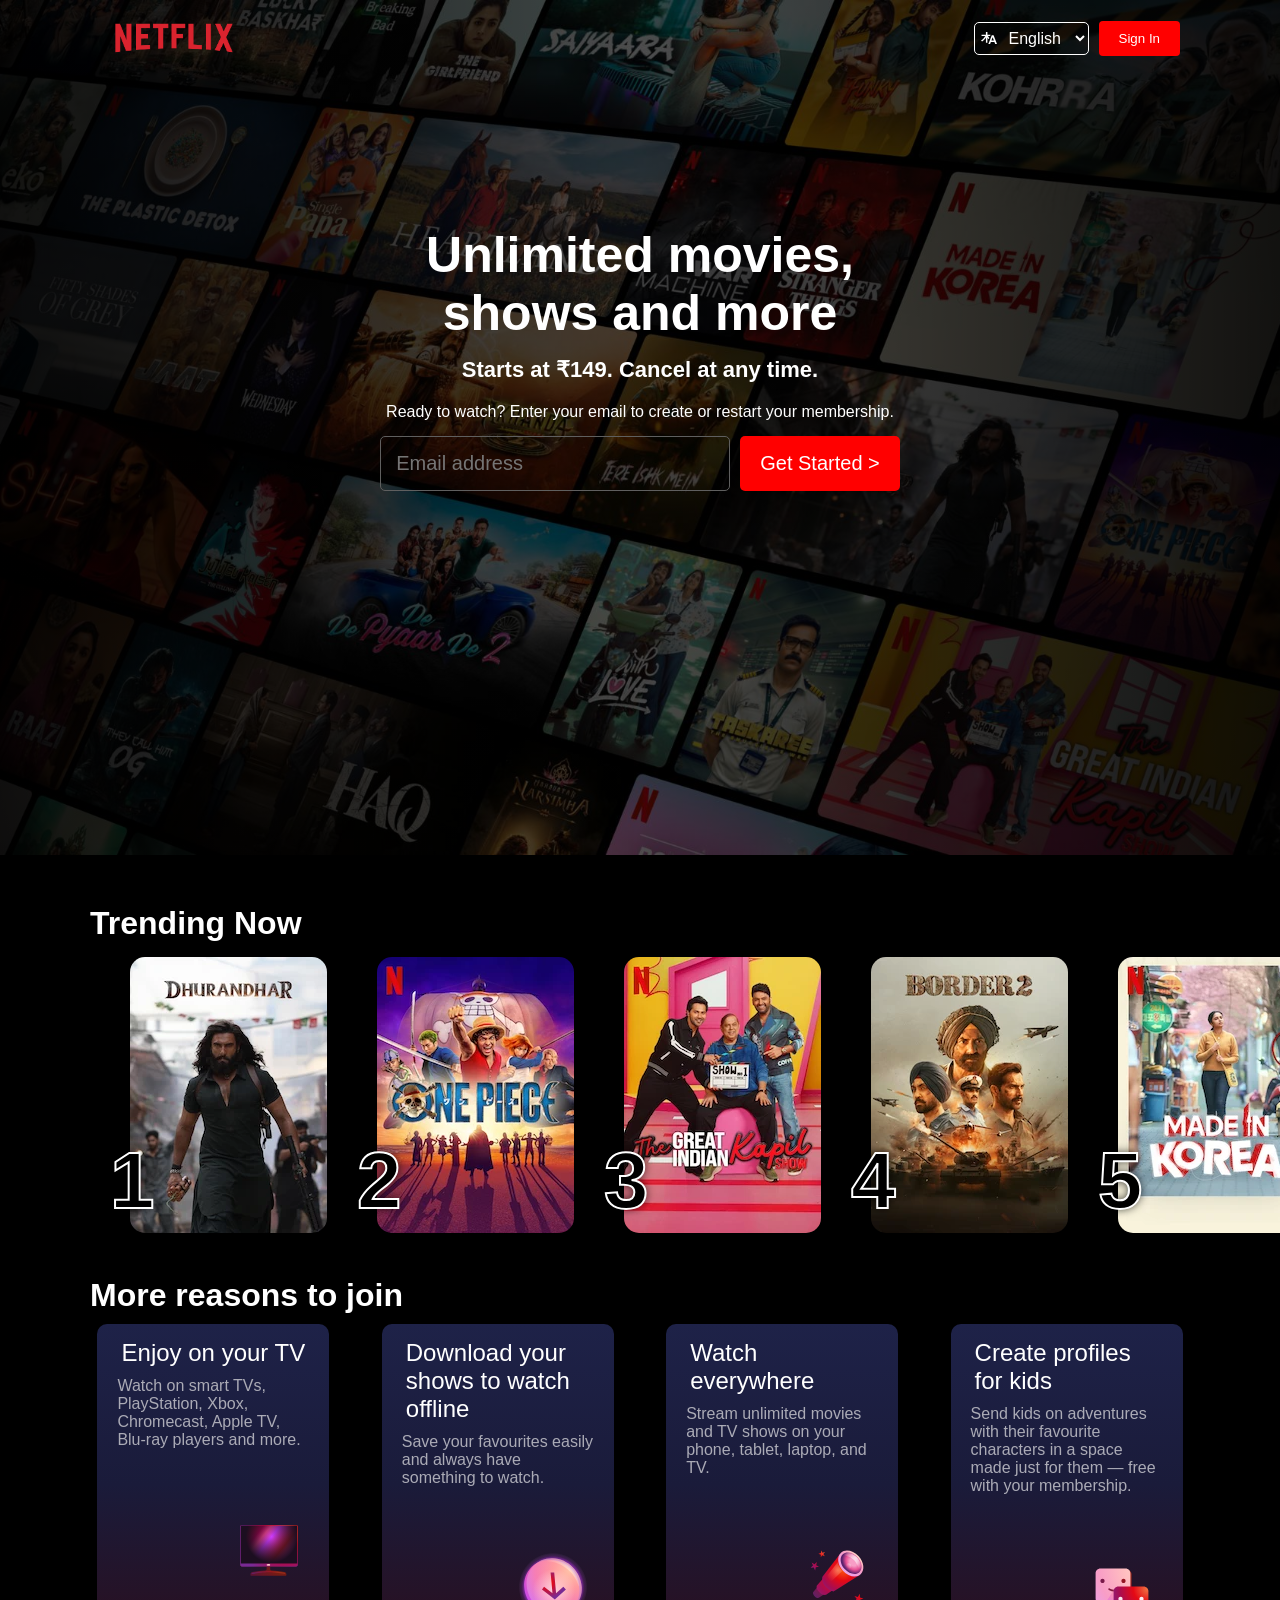
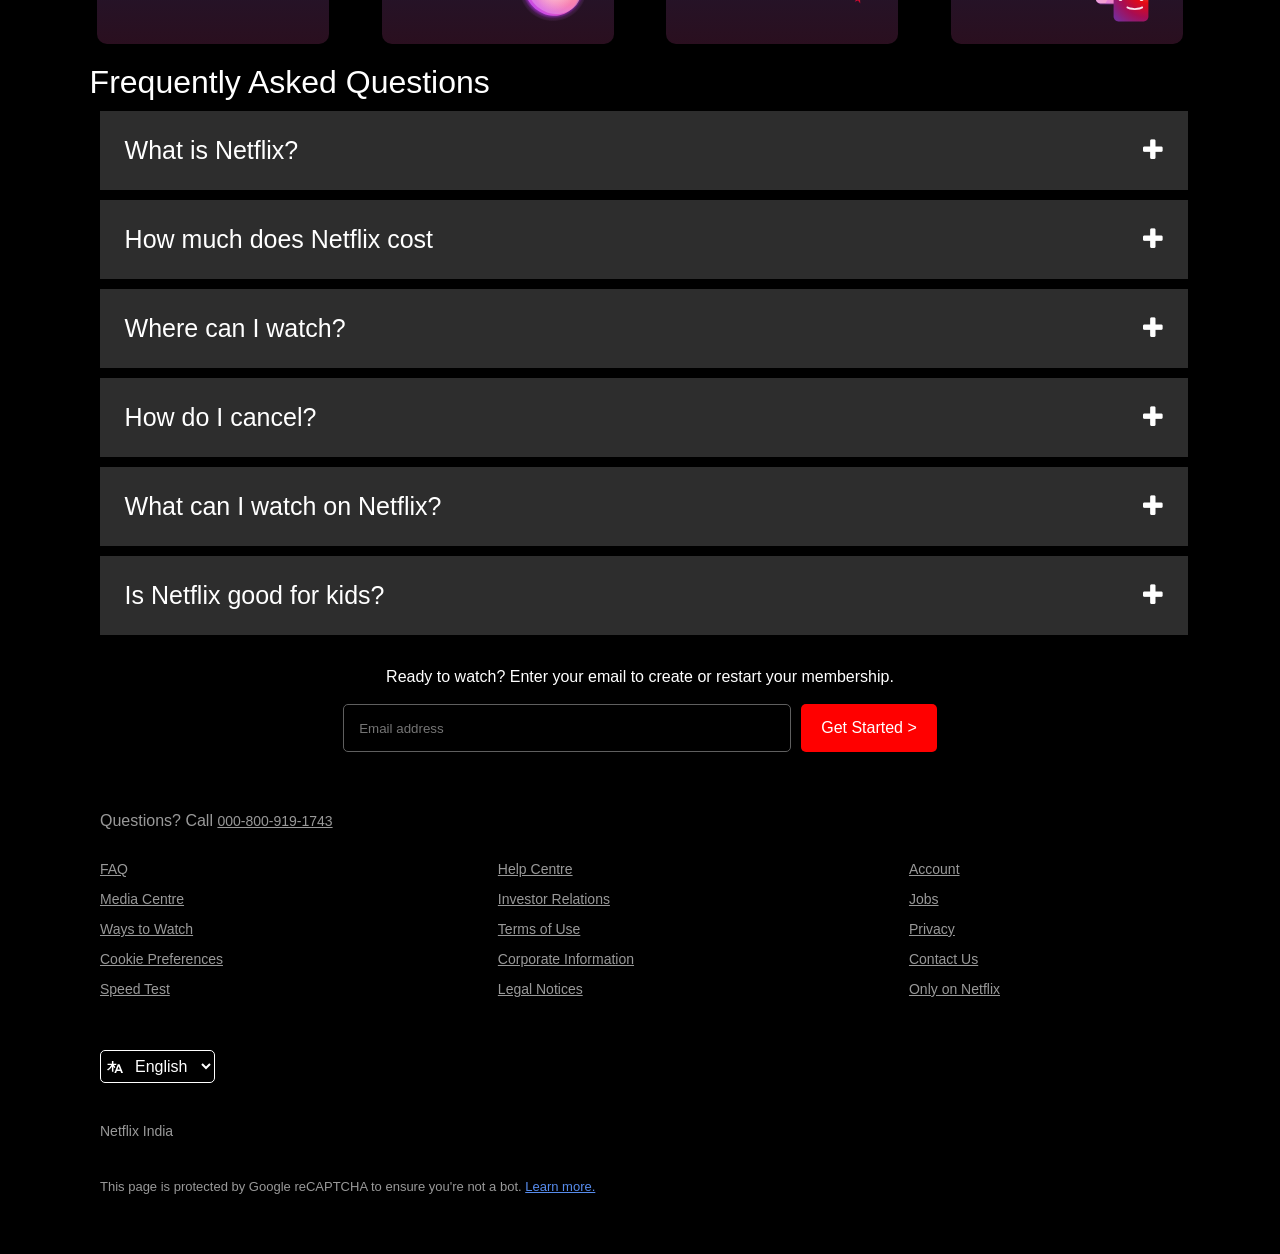
<file: Documents/Project/Netflix Clone/index.html>
<!DOCTYPE html>
<html lang="en">

<head>
    <meta charset="UTF-8">
    <meta name="viewport" content="width=device-width, initial-scale=1.0">
    <link rel="stylesheet" href="https://cdnjs.cloudflare.com/ajax/libs/font-awesome/4.7.0/css/font-awesome.min.css">
    <title>Netflix Clone</title>
    <link rel="icon" type="image/png" href="./Image/netflix.png">
    <link rel="stylesheet" href="style.css">
</head>

<body>

    <div class="main">
        <div class="container">
            <div class="header">
                <img src="./Image/Netflix_Logo_PMS.png" alt="Netflix Logo">

                <div class="heading">
                    <svg viewBox="0 0 16 16" width="16" height="16" data-icon="LanguagesSmall"
                        data-icon-id=":R135daqjalalalb96:" aria-hidden="true" xmlns="http://www.w3.org/2000/svg"
                        fill="none" role="img">
                        <path fill="currentColor" fill-rule="evenodd"
                            d="M10.77 5.33 10.5 6 9.34 8.94l-.57 1.44L7.33 14h1.78l.73-1.97h3.58l.74 1.97H16l-3.43-8.67zm-.15 4.6-.24.63h2.51l-1.26-3.35zm-1.1-5.09.1-.19h-3.2V2h-1.5v2.65H.55V6h3.77A11 11 0 0 1 0 10.43c.33.28.81.8 1.05 1.16 1.5-.91 2.85-2.36 3.88-4.02v5.1h1.49V7.52q.6.95 1.33 1.8l.57-1.43a12 12 0 0 1-1.34-1.9h2.09z"
                            clip-rule="evenodd"></path>
                    </svg>
                    <select>
                        <option>English</option>
                        <option>हिंदी</option>
                    </select>
                    <button class="signin">Sign In</button>
                </div>
            </div>

            <div class="content">
                <h1>Unlimited movies, <br> shows and more</h1>
                <h3>Starts at ₹149. Cancel at any time.</h3>
                <p>Ready to watch? Enter your email to create or restart your membership.</p>

                <div class="email-box">
                    <input type="text" placeholder="Email address">
                    <button>Get Started ></button>
                </div>
            </div>
        </div>
    </div>

    <div class="trending">
        <h2>Trending Now</h2>
        <div class="movie-image">
            <div class="images">
                <img src="./Movie image/1.webp" alt="">
                <span>1</span>
            </div>

            <div class="images">
                <img src="./Movie image/2.webp" alt="">
                <span>2</span>
            </div>

            <div class="images">
                <img src="./Movie image/3.webp" alt="">
                <span>3</span>
            </div>

            <div class="images">
                <img src="./Movie image/4.webp" alt="">
                <span>4</span>
            </div>

            <div class="images">
                <img src="./Movie image/5.webp" alt="">
                <span>5</span>
            </div>

            <div class="images">
                <img src="./Movie image/6.webp" alt="">
                <span>6</span>
            </div>

            <div class="images">
                <img src="./Movie image/7.webp" alt="">
                <span>7</span>
            </div>

            <div class="images">
                <img src="./Movie image/8.webp" alt="">
                <span>8</span>
            </div>

            <div class="images">
                <img src="./Movie image/9.webp" alt="">
                <span>9</span>
            </div>

            <div class="images">
                <img src="./Movie image/10.webp" alt="">
                <span>10</span>
            </div>
        </div>
    </div>

    <div class="reason">
        <h2>More reasons to join</h2>
        <div class="box">
            <div class="card">
                <h3>Enjoy on your TV</h3>
                <p>Watch on smart TVs, PlayStation, Xbox, Chromecast, Apple TV, Blu-ray players and more.</p>
                <svg width="72" height="72" viewBox="0 0 72 72" fill="none">
                    <g id="television-core-small">
                        <path id="Vector" fill-rule="evenodd" clip-rule="evenodd"
                            d="M37.2 53.3992C37.2 52.7365 36.6628 52.1992 36 52.1992H34.8C34.1373 52.1992 33.6 52.7365 33.6 53.3992V56.2636C33.6 56.9129 33.0834 57.4433 32.4347 57.4739C30.3013 57.5744 28.1719 57.7834 26.0546 58.1011L19.444 59.0926C18.2692 59.2688 17.4 60.2782 17.4 61.4662V62.0992C17.4 62.4304 17.6686 62.6992 18 62.6992H52.8C53.1314 62.6992 53.4 62.4304 53.4 62.0992V61.4662C53.4 60.2782 52.5309 59.2688 51.3561 59.0926L44.7454 58.1011C42.6282 57.7834 40.4987 57.5744 38.3653 57.4739C37.7167 57.4433 37.2 56.9129 37.2 56.2636V53.3992Z"
                            fill="url(#paint0_radial_5179_1308)"></path>
                        <path id="Vector_2"
                            d="M18.6 60.7388C18.6 60.2306 18.9587 59.796 19.4602 59.711C22.0196 59.2775 29.7585 58.0508 35.4 58.0508C41.0415 58.0508 48.7804 59.2775 51.3398 59.711C51.8412 59.796 52.2 60.2306 52.2 60.7388C52.2 60.902 52.0575 61.0268 51.8967 61.0004C50.1219 60.707 40.9704 59.2409 35.4 59.2409C29.8295 59.2409 20.678 60.707 18.9033 61.0004C18.7425 61.0268 18.6 60.902 18.6 60.7388Z"
                            fill="url(#paint1_radial_5179_1308)"></path>
                        <path id="Vector_3"
                            d="M63 12H8.99995C8.00584 12 7.19995 12.8059 7.19995 13.8V51.6C7.19995 52.5941 8.00584 53.4 8.99995 53.4H63C63.9941 53.4 64.8 52.5941 64.8 51.6V13.8C64.8 12.8059 63.9941 12 63 12Z"
                            fill="url(#paint2_linear_5179_1308)"></path>
                        <path id="Vector_4"
                            d="M63 12H8.99995C8.00584 12 7.19995 12.8059 7.19995 13.8V51.6C7.19995 52.5941 8.00584 53.4 8.99995 53.4H63C63.9941 53.4 64.8 52.5941 64.8 51.6V13.8C64.8 12.8059 63.9941 12 63 12Z"
                            fill="url(#paint3_radial_5179_1308)"></path>
                        <path id="Vector_5" fill-rule="evenodd" clip-rule="evenodd"
                            d="M8.99995 12.6H63C63.663 12.6 64.2 13.1372 64.2 13.8V50.4H7.79995V13.8C7.79995 13.1372 8.33719 12.6 8.99995 12.6ZM7.19995 50.4V13.8C7.19995 12.8059 8.00581 12 8.99995 12H63C63.9942 12 64.8 12.8059 64.8 13.8V50.4V51.6C64.8 52.5941 63.9942 53.4 63 53.4H8.99995C8.00581 53.4 7.19995 52.5941 7.19995 51.6V50.4Z"
                            fill="url(#paint4_radial_5179_1308)"></path>
                        <path id="Vector_6"
                            d="M35.4 52.8C36.3941 52.8 37.2 52.3971 37.2 51.9C37.2 51.4029 36.3941 51 35.4 51C34.4059 51 33.6 51.4029 33.6 51.9C33.6 52.3971 34.4059 52.8 35.4 52.8Z"
                            fill="url(#paint5_radial_5179_1308)"></path>
                    </g>
                    <defs>
                        <radialGradient id="paint0_radial_5179_1308" cx="0" cy="0" r="1" gradientUnits="userSpaceOnUse"
                            gradientTransform="translate(50.3269 49.3723) rotate(118.526) scale(55.1579 46.2871)">
                            <stop stop-color="#802600"></stop>
                            <stop offset="0.333333" stop-color="#6F181D"></stop>
                            <stop offset="0.666667" stop-color="#5B1333"></stop>
                            <stop offset="1" stop-color="#391945"></stop>
                        </radialGradient>
                        <radialGradient id="paint1_radial_5179_1308" cx="0" cy="0" r="1" gradientUnits="userSpaceOnUse"
                            gradientTransform="translate(48.1077 53.6128) rotate(158.116) scale(32.7275 42.219)">
                            <stop stop-color="#99421D"></stop>
                            <stop offset="0.333333" stop-color="#99161D"></stop>
                            <stop offset="0.666667" stop-color="#7D1845"></stop>
                            <stop offset="1" stop-color="#59216E"></stop>
                        </radialGradient>
                        <linearGradient id="paint2_linear_5179_1308" x1="10.4727" y1="14.9572" x2="56.1755" y2="51.4814"
                            gradientUnits="userSpaceOnUse">
                            <stop stop-color="#99161D"></stop>
                            <stop offset="0.245283" stop-color="#CA005B"></stop>
                            <stop offset="0.346698" stop-color="#FF479A"></stop>
                            <stop offset="0.46934" stop-color="#CC3CFF"></stop>
                            <stop offset="0.735849" stop-color="#BC1A22"></stop>
                            <stop offset="1" stop-color="#C94FF5"></stop>
                        </linearGradient>
                        <radialGradient id="paint3_radial_5179_1308" cx="0" cy="0" r="1" gradientUnits="userSpaceOnUse"
                            gradientTransform="translate(38.6181 23.8286) rotate(90) scale(25.9571 25.8545)">
                            <stop stop-color="#1C0E20" stop-opacity="0"></stop>
                            <stop offset="1" stop-color="#1C0E20"></stop>
                        </radialGradient>
                        <radialGradient id="paint4_radial_5179_1308" cx="0" cy="0" r="1" gradientUnits="userSpaceOnUse"
                            gradientTransform="translate(54 20.1938) rotate(144.293) scale(47.2897 44.8232)">
                            <stop stop-color="#EF7744"></stop>
                            <stop offset="0.333333" stop-color="#E50914"></stop>
                            <stop offset="0.666667" stop-color="#A70D53"></stop>
                            <stop offset="1" stop-color="#792A95"></stop>
                        </radialGradient>
                        <radialGradient id="paint5_radial_5179_1308" cx="0" cy="0" r="1" gradientUnits="userSpaceOnUse"
                            gradientTransform="translate(36.525 51.3562) rotate(135) scale(4.58735)">
                            <stop stop-color="#FFDCCC"></stop>
                            <stop offset="0.333333" stop-color="#FFBDC0"></stop>
                            <stop offset="0.666667" stop-color="#F89DC6"></stop>
                            <stop offset="1" stop-color="#E4A1FA"></stop>
                        </radialGradient>
                    </defs>
                </svg>
            </div>

            <div class="card">
                <h3>Download your shows to watch offline</h3>
                <p>Save your favourites easily and always have something to watch.</p>
                <svg width="72" height="72" viewBox="0 0 72 72" fill="none">
                    <g id="download-core-small">
                        <path id="Vector"
                            d="M36 70.2008C54.8882 70.2008 70.2001 54.8889 70.2001 36.0008C70.2001 17.1126 54.8882 1.80078 36 1.80078C17.1119 1.80078 1.80005 17.1126 1.80005 36.0008C1.80005 54.8889 17.1119 70.2008 36 70.2008Z"
                            fill="url(#paint0_radial_5179_7940)"></path>
                        <path id="Vector_2" opacity="0.4"
                            d="M64.7658 36.195C65.5206 51.5916 53.7908 63.5824 38.5668 62.977C23.3428 62.3722 10.3893 49.4 9.63446 34.0034C8.87954 18.6068 20.6091 6.61594 35.8331 7.22116C51.0571 7.82638 64.0104 20.7984 64.7658 36.195Z"
                            fill="url(#paint1_radial_5179_7940)"></path>
                        <path id="Vector_3"
                            d="M62.3657 37.9958C63.1205 53.3924 51.3908 65.3832 36.1668 64.7778C20.9428 64.173 7.9893 51.2008 7.23444 35.8041C6.47952 20.4075 18.2091 8.41672 33.4331 9.02194C48.6571 9.62716 61.6103 22.5992 62.3657 37.9958Z"
                            fill="url(#paint2_radial_5179_7940)"></path>
                        <path id="Vector_4" opacity="0.5"
                            d="M64.7658 36.195C65.5206 51.5916 53.7908 63.5824 38.5668 62.977C23.3428 62.3722 10.3893 49.4 9.63446 34.0034C8.87954 18.6068 20.6091 6.61594 35.8331 7.22116C51.0571 7.82638 64.0104 20.7984 64.7658 36.195Z"
                            fill="url(#paint3_radial_5179_7940)"></path>
                        <path id="Vector_5" opacity="0.6"
                            d="M36.9 60.6C48.6636 60.6 58.2 51.0637 58.2 39.3C58.2 27.5363 48.6636 18 36.9 18C25.1363 18 15.6 27.5363 15.6 39.3C15.6 51.0637 25.1363 60.6 36.9 60.6Z"
                            fill="url(#paint4_radial_5179_7940)"></path>
                        <path id="Vector_6" fill-rule="evenodd" clip-rule="evenodd"
                            d="M39.0849 42.2727L46.3387 35.76L48.8945 38.5142L38.9118 47.477L37.8466 48.4333L36.6071 47.477L24.9899 38.5142L27.0434 35.76L35.4849 42.2727L33.6 21.6016H37.2L39.0849 42.2727Z"
                            fill="url(#paint5_radial_5179_7940)"></path>
                        <path id="Vector_7" opacity="0.4" fill-rule="evenodd" clip-rule="evenodd"
                            d="M61.6566 34.9618C61.7832 35.3893 62.391 35.3233 62.3694 34.878C61.6962 21.1369 50.1509 9.55975 36.5817 9.01957C34.4606 8.93515 32.4155 9.12541 30.4772 9.55909C30.0745 9.64915 30.1575 10.2082 30.5697 10.2246C45.0094 10.7979 57.6246 21.2971 61.6566 34.9618Z"
                            fill="url(#paint6_radial_5179_7940)"></path>
                    </g>
                    <defs>
                        <radialGradient id="paint0_radial_5179_7940" cx="0" cy="0" r="1" gradientUnits="userSpaceOnUse"
                            gradientTransform="translate(36.0001 36.1837) rotate(-90) scale(34.3829)">
                            <stop offset="0.782019" stop-color="#982DBE"></stop>
                            <stop offset="0.906819" stop-color="#B038DC" stop-opacity="0.2"></stop>
                            <stop offset="1" stop-color="#E4A1FA" stop-opacity="0"></stop>
                        </radialGradient>
                        <radialGradient id="paint1_radial_5179_7940" cx="0" cy="0" r="1" gradientUnits="userSpaceOnUse"
                            gradientTransform="translate(52.9937 20.0992) rotate(135) scale(49.9836)">
                            <stop stop-color="#FFDCCC"></stop>
                            <stop offset="0.333333" stop-color="#FFBDC0"></stop>
                            <stop offset="0.666667" stop-color="#F89DC6"></stop>
                            <stop offset="1" stop-color="#E4A1FA"></stop>
                        </radialGradient>
                        <radialGradient id="paint2_radial_5179_7940" cx="0" cy="0" r="1" gradientUnits="userSpaceOnUse"
                            gradientTransform="translate(52.7999 19.6937) rotate(135) scale(53.1037)">
                            <stop stop-color="#FFA984"></stop>
                            <stop offset="0.333333" stop-color="#FF787F"></stop>
                            <stop offset="0.666667" stop-color="#F45FA2"></stop>
                            <stop offset="1" stop-color="#C44AF1"></stop>
                        </radialGradient>
                        <radialGradient id="paint3_radial_5179_7940" cx="0" cy="0" r="1" gradientUnits="userSpaceOnUse"
                            gradientTransform="translate(52.9937 20.0992) rotate(135) scale(49.9836)">
                            <stop stop-color="#FFDCCC"></stop>
                            <stop offset="0.333333" stop-color="#FFBDC0"></stop>
                            <stop offset="0.666667" stop-color="#F89DC6"></stop>
                            <stop offset="1" stop-color="#E4A1FA"></stop>
                        </radialGradient>
                        <radialGradient id="paint4_radial_5179_7940" cx="0" cy="0" r="1" gradientUnits="userSpaceOnUse"
                            gradientTransform="translate(36.9 39.3) scale(21.3)">
                            <stop stop-color="white"></stop>
                            <stop offset="1" stop-color="white" stop-opacity="0"></stop>
                        </radialGradient>
                        <radialGradient id="paint5_radial_5179_7940" cx="0" cy="0" r="1" gradientUnits="userSpaceOnUse"
                            gradientTransform="translate(31.2 32.1016) rotate(39.5226) scale(15.5567)">
                            <stop stop-color="#EF7744"></stop>
                            <stop offset="0.2406" stop-color="#E50914"></stop>
                            <stop offset="1" stop-color="#792A95"></stop>
                        </radialGradient>
                        <radialGradient id="paint6_radial_5179_7940" cx="0" cy="0" r="1" gradientUnits="userSpaceOnUse"
                            gradientTransform="translate(50.7 21.3) rotate(-180) scale(30)">
                            <stop stop-color="white"></stop>
                            <stop offset="1" stop-color="white" stop-opacity="0"></stop>
                        </radialGradient>
                    </defs>
                </svg>
            </div>

            <div class="card">
                <h3>Watch everywhere</h3>
                <p>Stream unlimited movies and TV shows on your phone, tablet, laptop, and TV.</p>
                <svg width="72" height="72" viewBox="0 0 72 72" fill="none">
                    <g id="telescope-core-small">
                        <path id="Vector"
                            d="M24.0492 36.6016L33.6 46.3898L17.8029 56.8633C17.8029 56.8633 15.8891 57.6983 13.625 55.2638C11.361 52.8293 12.1235 51.238 12.1235 51.238L24.0492 36.6016Z"
                            fill="url(#paint0_radial_5179_1664)"></path>
                        <path id="Vector_2"
                            d="M25.0344 34.1992L36 46.151L25.0616 53.8043C25.0616 53.8043 21.8289 55.0984 18.0987 51.0172C14.3686 46.9358 15.9198 44.5105 15.9198 44.5105L25.0344 34.1992Z"
                            fill="url(#paint1_radial_5179_1664)"></path>
                        <path id="Vector_3"
                            d="M39 13.0195L59.1 33.6788L32.5325 50.4142C32.5325 50.4142 28.7459 50.2552 24.3978 45.4897C20.0498 40.7243 21.4096 35.8101 21.4096 35.8101L39 13.0195Z"
                            fill="url(#paint2_radial_5179_1664)"></path>
                        <path id="Vector_4"
                            d="M57.6709 15.3516C63.1044 21.2807 63.9858 29.2883 59.6386 33.2371C55.2916 37.186 47.3628 35.5806 41.9292 29.6515C36.4954 23.7224 35.6145 15.7148 39.9615 11.766C44.3084 7.81716 52.2372 9.42252 57.6709 15.3516Z"
                            fill="url(#paint3_radial_5179_1664)"></path>
                        <path id="Vector_5"
                            d="M58.3787 31.255C54.8121 34.5032 48.2143 33.0817 43.6421 28.0798C39.07 23.078 38.2547 16.39 41.8213 13.1419C45.3879 9.89364 51.9857 11.3152 56.5579 16.3171C61.1298 21.3189 61.9452 28.0069 58.3787 31.255Z"
                            fill="url(#paint4_radial_5179_1664)"></path>
                        <path id="Vector_6" opacity="0.85"
                            d="M59.6783 28.823C60.576 24.1785 59.6544 20.5934 56.1603 16.6199C52.6662 12.6464 47.3508 10.8657 43.7796 12.7598C39.371 15.098 48.3734 13.5961 53.4577 19.5815C57.8259 24.724 58.8516 33.1009 59.6783 28.823Z"
                            fill="url(#paint5_radial_5179_1664)"></path>
                        <path id="Vector_7" opacity="0.4"
                            d="M50.3979 25.2452C50.4549 26.7239 49.2932 27.7677 47.8032 27.5766C46.3131 27.3856 45.059 26.032 45.002 24.5532C44.945 23.0745 46.1067 22.0307 47.5968 22.2218C49.0868 22.4128 50.341 23.7664 50.3979 25.2452Z"
                            fill="url(#paint6_radial_5179_1664)"></path>
                        <path id="Vector_8" opacity="0.6"
                            d="M36.9217 21.0039L26.4258 34.3627C26.3297 36.4604 28.2903 39.5534 30.0334 40.8344L41.2345 29.9105C39.6 28.2005 36.9591 24.1025 36.9217 21.0039Z"
                            fill="url(#paint7_radial_5179_1664)"></path>
                        <path id="Vector_9" fill-rule="evenodd" clip-rule="evenodd"
                            d="M20.0576 9.60156L21.479 11.7187L24 11.0654L22.3575 13.0272L23.7789 15.1444L21.3424 14.2397L19.7 16.2016L19.8365 13.6806L17.4 12.7759L19.9209 12.1225L20.0576 9.60156ZM58.776 52.8016L58.9623 56.4685L62.4 57.4188L59.0774 58.7347L59.2637 62.4016L57.0239 59.548L53.7014 60.8638L55.6397 57.7843L53.4 54.9307L56.8377 55.8811L58.776 52.8016ZM15.206 24.2101L15.8768 21.0016L13.4793 23.1964L10.6853 21.5563L11.9975 24.553L9.59998 26.7478L12.8085 26.405L14.1207 29.4016L14.7915 26.1931L18 25.8502L15.206 24.2101Z"
                            fill="url(#paint8_linear_5179_1664)"></path>
                    </g>
                    <defs>
                        <radialGradient id="paint0_radial_5179_1664" cx="0" cy="0" r="1" gradientUnits="userSpaceOnUse"
                            gradientTransform="translate(36.6875 32.7016) rotate(135) scale(34.9134)">
                            <stop stop-color="#99421D"></stop>
                            <stop offset="0.333333" stop-color="#99161D"></stop>
                            <stop offset="0.666667" stop-color="#7D1845"></stop>
                            <stop offset="1" stop-color="#59216E"></stop>
                        </radialGradient>
                        <radialGradient id="paint1_radial_5179_1664" cx="0" cy="0" r="1" gradientUnits="userSpaceOnUse"
                            gradientTransform="translate(42.5937 27.2992) rotate(135) scale(44.5477 44.5279)">
                            <stop stop-color="#EF7744"></stop>
                            <stop offset="0.333333" stop-color="#E50914"></stop>
                            <stop offset="0.666667" stop-color="#A70D53"></stop>
                            <stop offset="1" stop-color="#792A95"></stop>
                        </radialGradient>
                        <radialGradient id="paint2_radial_5179_1664" cx="0" cy="0" r="1" gradientUnits="userSpaceOnUse"
                            gradientTransform="translate(42.3 29.106) rotate(135) scale(31.8127)">
                            <stop stop-color="#FB540D"></stop>
                            <stop offset="0.333333" stop-color="#E50914"></stop>
                            <stop offset="0.666667" stop-color="#A70D53"></stop>
                            <stop offset="1" stop-color="#792A95"></stop>
                        </radialGradient>
                        <radialGradient id="paint3_radial_5179_1664" cx="0" cy="0" r="1" gradientUnits="userSpaceOnUse"
                            gradientTransform="translate(57.675 14.7078) rotate(134.326) scale(24.0433 24.0367)">
                            <stop stop-color="#FFDCCC"></stop>
                            <stop offset="0.333333" stop-color="#FFBDC0"></stop>
                            <stop offset="0.666667" stop-color="#F89DC6"></stop>
                            <stop offset="1" stop-color="#E4A1FA"></stop>
                        </radialGradient>
                        <radialGradient id="paint4_radial_5179_1664" cx="0" cy="0" r="1" gradientUnits="userSpaceOnUse"
                            gradientTransform="translate(52.1305 21.273) rotate(141.875) scale(9.87138 12.8159)">
                            <stop offset="0.307292" stop-color="#F89DC6"></stop>
                            <stop offset="0.645392" stop-color="#E75094"></stop>
                            <stop offset="1" stop-color="#59216E"></stop>
                        </radialGradient>
                        <radialGradient id="paint5_radial_5179_1664" cx="0" cy="0" r="1" gradientUnits="userSpaceOnUse"
                            gradientTransform="translate(55.8 15.6) rotate(135) scale(13.1522)">
                            <stop stop-color="white"></stop>
                            <stop offset="1" stop-color="white" stop-opacity="0"></stop>
                        </radialGradient>
                        <radialGradient id="paint6_radial_5179_1664" cx="0" cy="0" r="1" gradientUnits="userSpaceOnUse"
                            gradientTransform="translate(49.2362 22.9648) rotate(131.079) scale(5.08644 6.006)">
                            <stop stop-color="white"></stop>
                            <stop offset="1" stop-color="white" stop-opacity="0"></stop>
                        </radialGradient>
                        <radialGradient id="paint7_radial_5179_1664" cx="0" cy="0" r="1" gradientUnits="userSpaceOnUse"
                            gradientTransform="translate(36.8758 29.1353) rotate(137.622) scale(13.5764)">
                            <stop stop-color="#FFA984"></stop>
                            <stop offset="1" stop-color="#F7636B" stop-opacity="0"></stop>
                        </radialGradient>
                        <linearGradient id="paint8_linear_5179_1664" x1="44.65" y1="27.9016" x2="24.25" y2="48.3016"
                            gradientUnits="userSpaceOnUse">
                            <stop stop-color="#EF7744"></stop>
                            <stop offset="0.333333" stop-color="#E50914"></stop>
                            <stop offset="0.666667" stop-color="#A70D53"></stop>
                            <stop offset="1" stop-color="#792A95"></stop>
                        </linearGradient>
                    </defs>
                </svg>
            </div>

            <div class="card">
                <h3>Create profiles for kids</h3>
                <p>Send kids on adventures with their favourite characters in a space made just for them — free with
                    your membership.</p>
                <svg width="72" height="72" viewBox="0 0 72 72" fill="none">
                    <g id="profiles-core-small">
                        <path id="Vector"
                            d="M10.8 15.6008C10.8 12.9499 12.949 10.8008 15.5999 10.8008H40.8C43.4509 10.8008 45.6 12.9498 45.6 15.6008V40.8007C45.6 43.4516 43.4509 45.6007 40.8 45.6007H15.6C12.949 45.6007 10.8 43.4517 10.8 40.8007V15.6008Z"
                            fill="url(#paint0_radial_5179_7919)"></path>
                        <path id="Vector_2"
                            d="M9.59998 14.4016C9.59998 11.7506 11.749 9.60162 14.4 9.60156H39.6C42.251 9.60156 44.4 11.7506 44.4 14.4016V39.6015C44.4 42.2525 42.251 44.4015 39.6 44.4015H14.4C11.749 44.4016 9.59998 42.2525 9.59998 39.6015V14.4016Z"
                            fill="url(#paint1_radial_5179_7919)"></path>
                        <path id="Vector_3"
                            d="M18.6 21.9008C18.6 23.0606 17.6598 24.0008 16.5 24.0008C15.3402 24.0008 14.4 23.0606 14.4 21.9008C14.4 20.741 15.3402 19.8008 16.5 19.8008C17.6598 19.8008 18.6 20.741 18.6 21.9008Z"
                            fill="url(#paint2_radial_5179_7919)"></path>
                        <path id="Vector_4"
                            d="M39.6 21.9008C39.6 23.0606 38.6598 24.0008 37.5 24.0008C36.3402 24.0008 35.4 23.0606 35.4 21.9008C35.4 20.741 36.3402 19.8008 37.5 19.8008C38.6598 19.8008 39.6 20.741 39.6 21.9008Z"
                            fill="url(#paint3_radial_5179_7919)"></path>
                        <path id="Vector_5"
                            d="M23.6713 29.4501C23.2437 29.1967 22.6917 29.3379 22.4383 29.7655C22.1848 30.1932 22.3261 30.7452 22.7537 30.9986C23.8254 31.6337 26.769 32.7744 30.6375 32.7744C34.506 32.7744 37.4497 31.6337 38.5213 30.9986C38.949 30.7452 39.0902 30.1932 38.8368 29.7655C38.5834 29.3379 38.0313 29.1967 37.6037 29.4501C36.8191 29.9151 34.194 30.9744 30.6375 30.9744C27.081 30.9744 24.456 29.9151 23.6713 29.4501Z"
                            fill="url(#paint4_radial_5179_7919)"></path>
                        <path id="Vector_6" opacity="0.35"
                            d="M19.2 44.4016H28.2L32.4 27.6016C30.2787 28.1801 28.4542 29.5387 27.2921 31.4053L19.2 44.4016Z"
                            fill="url(#paint5_radial_5179_7919)"></path>
                        <path id="Vector_7"
                            d="M27.6 32.4016C27.6 29.7506 29.749 27.6016 32.4 27.6016L57.6 27.6016C60.2508 27.6016 62.4 29.7506 62.4 32.4016V57.6015C62.4 60.2524 60.2508 62.4016 57.6 62.4016H32.4C29.749 62.4016 27.6 60.2524 27.6 57.6016V32.4016Z"
                            fill="url(#paint6_radial_5179_7919)"></path>
                        <path id="Vector_8"
                            d="M36.6 39.9008C36.6 41.0606 35.6598 42.0008 34.5 42.0008C33.3402 42.0008 32.4 41.0606 32.4 39.9008C32.4 38.741 33.3402 37.8008 34.5 37.8008C35.6598 37.8008 36.6 38.741 36.6 39.9008Z"
                            fill="url(#paint7_radial_5179_7919)"></path>
                        <path id="Vector_9"
                            d="M57.6 39.9008C57.6 41.0606 56.6598 42.0008 55.5 42.0008C54.3402 42.0008 53.4 41.0606 53.4 39.9008C53.4 38.741 54.3402 37.8008 55.5 37.8008C56.6598 37.8008 57.6 38.741 57.6 39.9008Z"
                            fill="url(#paint8_radial_5179_7919)"></path>
                        <path id="Vector_10"
                            d="M41.8213 47.6025C41.3937 47.349 40.8416 47.4903 40.5882 47.9179C40.3348 48.3455 40.476 48.8976 40.9037 49.1509C41.9753 49.786 44.919 50.9267 48.7875 50.9267C52.656 50.9267 55.5996 49.786 56.6713 49.1509C57.0989 48.8976 57.2402 48.3455 56.9867 47.9179C56.7333 47.4903 56.1813 47.349 55.7537 47.6025C54.969 48.0674 52.344 49.1267 48.7875 49.1267C45.231 49.1267 42.6059 48.0674 41.8213 47.6025Z"
                            fill="url(#paint9_radial_5179_7919)"></path>
                    </g>
                    <defs>
                        <radialGradient id="paint0_radial_5179_7919" cx="0" cy="0" r="1" gradientUnits="userSpaceOnUse"
                            gradientTransform="translate(39.075 17.6882) rotate(135) scale(32.8097)">
                            <stop stop-color="#99421D"></stop>
                            <stop offset="0.333333" stop-color="#99161D"></stop>
                            <stop offset="0.666667" stop-color="#7D1845"></stop>
                            <stop offset="1" stop-color="#59216E"></stop>
                        </radialGradient>
                        <radialGradient id="paint1_radial_5179_7919" cx="0" cy="0" r="1" gradientUnits="userSpaceOnUse"
                            gradientTransform="translate(62.4 8.70157) rotate(133.87) scale(75.3216)">
                            <stop stop-color="#FFDCCC"></stop>
                            <stop offset="0.333333" stop-color="#FFBDC0"></stop>
                            <stop offset="0.666667" stop-color="#F89DC6"></stop>
                            <stop offset="1" stop-color="#E4A1FA"></stop>
                        </radialGradient>
                        <radialGradient id="paint2_radial_5179_7919" cx="0" cy="0" r="1" gradientUnits="userSpaceOnUse"
                            gradientTransform="translate(60.3 11.1008) rotate(133.939) scale(68.7426 55.9547)">
                            <stop stop-color="#99421D"></stop>
                            <stop offset="0.333333" stop-color="#99161D"></stop>
                            <stop offset="0.666667" stop-color="#7D1845"></stop>
                            <stop offset="1" stop-color="#59216E"></stop>
                        </radialGradient>
                        <radialGradient id="paint3_radial_5179_7919" cx="0" cy="0" r="1" gradientUnits="userSpaceOnUse"
                            gradientTransform="translate(60.3 11.1008) rotate(133.939) scale(68.7426 55.9547)">
                            <stop stop-color="#99421D"></stop>
                            <stop offset="0.333333" stop-color="#99161D"></stop>
                            <stop offset="0.666667" stop-color="#7D1845"></stop>
                            <stop offset="1" stop-color="#59216E"></stop>
                        </radialGradient>
                        <radialGradient id="paint4_radial_5179_7919" cx="0" cy="0" r="1" gradientUnits="userSpaceOnUse"
                            gradientTransform="translate(60.3 11.0994) rotate(133.939) scale(68.7426 55.9548)">
                            <stop stop-color="#99421D"></stop>
                            <stop offset="0.333333" stop-color="#99161D"></stop>
                            <stop offset="0.666667" stop-color="#7D1845"></stop>
                            <stop offset="1" stop-color="#59216E"></stop>
                        </radialGradient>
                        <radialGradient id="paint5_radial_5179_7919" cx="0" cy="0" r="1" gradientUnits="userSpaceOnUse"
                            gradientTransform="translate(39.6 27.9016) rotate(135) scale(23.3345)">
                            <stop stop-color="#FFA984"></stop>
                            <stop offset="0.333333" stop-color="#FF787F"></stop>
                            <stop offset="0.666667" stop-color="#F45FA2"></stop>
                            <stop offset="1" stop-color="#C44AF1"></stop>
                        </radialGradient>
                        <radialGradient id="paint6_radial_5179_7919" cx="0" cy="0" r="1" gradientUnits="userSpaceOnUse"
                            gradientTransform="translate(61.8 29.7016) rotate(135) scale(43.2749)">
                            <stop stop-color="#EF7744"></stop>
                            <stop offset="0.333333" stop-color="#E50914"></stop>
                            <stop offset="0.666667" stop-color="#A70D53"></stop>
                            <stop offset="1" stop-color="#792A95"></stop>
                        </radialGradient>
                        <radialGradient id="paint7_radial_5179_7919" cx="0" cy="0" r="1" gradientUnits="userSpaceOnUse"
                            gradientTransform="translate(62.1 11.1008) rotate(137.146) scale(73.6614 60.3576)">
                            <stop stop-color="#FFDCCC"></stop>
                            <stop offset="0.333333" stop-color="#FDF6F6"></stop>
                            <stop offset="0.666667" stop-color="#FADCE9"></stop>
                            <stop offset="1" stop-color="#E4A1FA"></stop>
                        </radialGradient>
                        <radialGradient id="paint8_radial_5179_7919" cx="0" cy="0" r="1" gradientUnits="userSpaceOnUse"
                            gradientTransform="translate(62.1 11.1008) rotate(137.146) scale(73.6614 60.3576)">
                            <stop stop-color="#FFDCCC"></stop>
                            <stop offset="0.333333" stop-color="#FDF6F6"></stop>
                            <stop offset="0.666667" stop-color="#FADCE9"></stop>
                            <stop offset="1" stop-color="#E4A1FA"></stop>
                        </radialGradient>
                        <radialGradient id="paint9_radial_5179_7919" cx="0" cy="0" r="1" gradientUnits="userSpaceOnUse"
                            gradientTransform="translate(62.1 11.1017) rotate(137.146) scale(73.6614 60.3576)">
                            <stop stop-color="#FFDCCC"></stop>
                            <stop offset="0.333333" stop-color="#FDF6F6"></stop>
                            <stop offset="0.666667" stop-color="#FADCE9"></stop>
                            <stop offset="1" stop-color="#E4A1FA"></stop>
                        </radialGradient>
                    </defs>
                </svg>
            </div>
        </div>
    </div>

    <div class="question">
        <h2>Frequently Asked Questions</h2>

        <button class="btn">What is Netflix? <i class="fa fa-plus" style="color: white;"></i></button>

        <button class="btn">How much does Netflix cost <i class="fa fa-plus" style="color: white;"></i></button>

        <button class="btn">Where can I watch? <i class="fa fa-plus" style="color: white;"></i></button>

        <button class="btn">How do I cancel? <i class="fa fa-plus" style="color: white;"></i></button>

        <button class="btn">What can I watch on Netflix? <i class="fa fa-plus" style="color: white;"></i></button>

        <button class="btn">Is Netflix good for kids? <i class="fa fa-plus" style="color: white;"></i></button>
    </div>

    <div class="search">
        <h3>Ready to watch? Enter your email to create or restart your membership.</h3>

        <div class="search-box">
            <input type="text" placeholder="Email address">
            <button>Get Started ></button>
        </div>
    </div>

    <footer class="footer">
        <p class="contact">Questions? Call <a href="#">000-800-919-1743</a></p>

        <div class="footer-links">
            <ul>
                <li><a href="#">FAQ</a></li>
                <li><a href="#">Media Centre</a></li>
                <li><a href="#">Ways to Watch</a></li>
                <li><a href="#">Cookie Preferences</a></li>
                <li><a href="#">Speed Test</a></li>
            </ul>

            <ul>
                <li><a href="#">Help Centre</a></li>
                <li><a href="#">Investor Relations</a></li>
                <li><a href="#">Terms of Use</a></li>
                <li><a href="#">Corporate Information</a></li>
                <li><a href="#">Legal Notices</a></li>
            </ul>

            <ul>
                <li><a href="#">Account</a></li>
                <li><a href="#">Jobs</a></li>
                <li><a href="#">Privacy</a></li>
                <li><a href="#">Contact Us</a></li>
                <li><a href="#">Only on Netflix</a></li>
            </ul>
        </div>

        <div class="heading">
            <svg viewBox="0 0 16 16" width="16" height="16" data-icon="LanguagesSmall"
                data-icon-id=":R135daqjalalalb96:" aria-hidden="true" xmlns="http://www.w3.org/2000/svg" fill="none"
                role="img">
                <path fill="currentColor" fill-rule="evenodd"
                    d="M10.77 5.33 10.5 6 9.34 8.94l-.57 1.44L7.33 14h1.78l.73-1.97h3.58l.74 1.97H16l-3.43-8.67zm-.15 4.6-.24.63h2.51l-1.26-3.35zm-1.1-5.09.1-.19h-3.2V2h-1.5v2.65H.55V6h3.77A11 11 0 0 1 0 10.43c.33.28.81.8 1.05 1.16 1.5-.91 2.85-2.36 3.88-4.02v5.1h1.49V7.52q.6.95 1.33 1.8l.57-1.43a12 12 0 0 1-1.34-1.9h2.09z"
                    clip-rule="evenodd"></path>
            </svg>
            <select>
                <option>English</option>
                <option>हिंदी</option>
            </select>
        </div>

        <p class="region">Netflix India</p>

        <input type="checkbox" id="toggle" hidden>

        <p class="last">
            This page is protected by Google reCAPTCHA to ensure you're not a bot.
            <label for="toggle">Learn more.</label>
        </p>

        <p class="none">
            The information collected by Google reCAPTCHA is subject to the Google Privacy Policy and Terms of Service,
            and is used
            for providing, maintaining, and improving the reCAPTCHA service and for general security purposes (it is not
            used for
            personalised advertising by Google).
        </p>
    </footer>
</body>

</html>
</file>
<file: Documents/Project/Netflix Clone/style.css>
* {
    margin: 0;
    padding: 0;
    box-sizing: border-box;
    font-family: Arial, sans-serif;
}

body {
    background: black;
}

.main {
    height: 95vh;
    background: url('./Image/bg\ image.jpg') no-repeat center center/cover;
}

.container {
    height: 100%;
    background: linear-gradient(90deg,
            rgba(0, 0, 0, 0.9) 0%,
            rgba(0, 0, 0, 0.6) 50%,
            rgba(0, 0, 0, 0.9) 100%);
}

.header {
    display: flex;
    justify-content: space-between;
    align-items: center;
    padding: 10px 100px;
}

.header img {
    width: 9.25rem;
    height: 3.5rem;
    display: block;
}

.heading {
    display: flex;
    align-items: center;
    position: relative;
}

svg {
    color: white;
    position: absolute;
    margin-left: 7px;
}

.heading select {
    font-size: 1rem;
    padding: 6px 10px 6px 30px;
    margin-right: 10px;
    color: white;
    background: transparent;
    border: 1px solid white;
    outline: none;
    border-radius: 5px;
}

.signin {
    background: red;
    color: white;
    border: none;
    padding: 10px 20px;
    border-radius: 4px;
    cursor: pointer;
}

.content {
    text-align: center;
    color: white;
    margin-top: 150px;
    padding: 0 20px;
}

.content h1 {
    font-size: 50px;
    font-weight: bold;
}

.content h3 {
    padding-top: 15px;
    font-size: 22px;
}

.content p {
    padding-top: 20px;
}

.email-box {
    margin-top: 15px;
    display: flex;
    justify-content: center;
    gap: 10px;
}

.email-box input {
    padding: 15px;
    width: 350px;
    border: none;
    outline: none;
    background-color: transparent;
    border: 1px solid rgb(95, 95, 95);
    border-radius: 5px;
    color: white;
    font-size: 20px;
}

.email-box button {
    background: red;
    color: white;
    border: none;
    padding: 15px 20px;
    font-size: 20px;
    cursor: pointer;
    border-radius: 5px;
}

.trending {
    overflow: hidden;
    background: black;
}

.trending h2 {
    font-size: 2rem;
    font-weight: 700;
    color: white;
    padding: 50px 0 5px 90px;
}

.images {
    position: relative;
    width: 80%;
}

.images img {
    border-radius: 15px;
    scroll-snap-align: start;
}

.movie-image {
    display: flex;
    justify-content: space-around;
    align-items: center;
    gap: 50px;
    overflow-x: auto;
    scroll-behavior: smooth;
    padding: 10px 0px 10px 130px;
}

.movie-image::-webkit-scrollbar {
    display: none;
}

span {
    position: absolute;
    bottom: 10px;
    left: -20px;
    font-size: 80px;
    font-weight: 800;
    -webkit-text-stroke: 2px white;
    text-shadow: 0 0 10px rgba(0, 0, 0, 0.8);
}

.reason {
    background: black;
}

.reason h2 {
    font-size: 2rem;
    font-weight: 700;
    color: white;
    padding: 30px 0 10px 90px;
}

.box {
    display: flex;
    justify-content: space-evenly;
    align-items: center;
    gap: 15px;
    padding: 0px 60px;
}

.card {
    background: linear-gradient(180deg, #1E2248 0%, #1A1B3A 50%, #2A0F1F 100%);
    border-radius: 10px;
    width: 20%;
    height: 320px;
    padding: 5px 20px;
}

.card h3 {
    display: flex;
    justify-content: center;
    align-items: center;
    color: white;
    font-size: 1.5rem;
    font-weight: 500;
    padding: 10px 4px;
}

.card p {
    color: rgb(171, 171, 182);
}

.card svg {
    margin: 5% 9%;
}

.question {
    background: black;
    padding: 20px;
    padding-left: 7%;
}

.question h2 {
    color: white;
    font-size: 2rem;
    font-weight: 70;
}

.btn {
    color: white;
    background: rgb(45, 45, 45);
    border: none;
    outline: none;
    display: flex;
    justify-content: space-between;
    align-items: center;
    width: 93%;
    margin: 10px;
    padding: 25px;
    font-size: 25px;
    font-weight: 200;
    cursor: pointer;
}

.btn:hover {
    background-color: rgb(65, 65, 65);
}

.search {
    background: black;
}

.search h3 {
    color: white;
    font-size: 1rem;
    font-weight: 400;
    line-height: 1.5;
    display: flex;
    justify-content: center;
    align-items: center;
}

.search-box {
    margin-top: 15px;
    display: flex;
    justify-content: center;
    gap: 10px;
}

.search-box input {
    padding: 15px;
    width: 35%;
    border: none;
    outline: none;
    background-color: transparent;
    border: 1px solid rgb(95, 95, 95);
    border-radius: 5px;
}

.search-box button {
    background: red;
    color: white;
    border: none;
    padding: 15px 20px;
    font-size: 16px;
    cursor: pointer;
    border-radius: 5px;
}



.footer {
    color: #999;
    padding: 60px 100px;
}

.footer a {
    color: #999;
    font-size: 14px;
}


.contact {
    margin-bottom: 30px;
}

.footer-links {
    display: flex;
    justify-content: space-between;
    width: 900px;
    flex-wrap: wrap;
    padding-bottom: 40px;
}

.footer-links ul {
    list-style: none;
    padding: 0;
}

.footer-links li {
    padding-bottom: 12px;
}

.region {
    padding-top: 40px;
    font-size: 14px;
}

.last {
    padding-top: 40px;
    font-size: 13px;
}

.last label {
    color: rgb(87, 140, 237);
    text-decoration: underline;

}

.none {
    display: none;
    font-size: 13px;
    padding-top: 20px;
}

#toggle:checked~.none {
    display: block;
}
</file>
